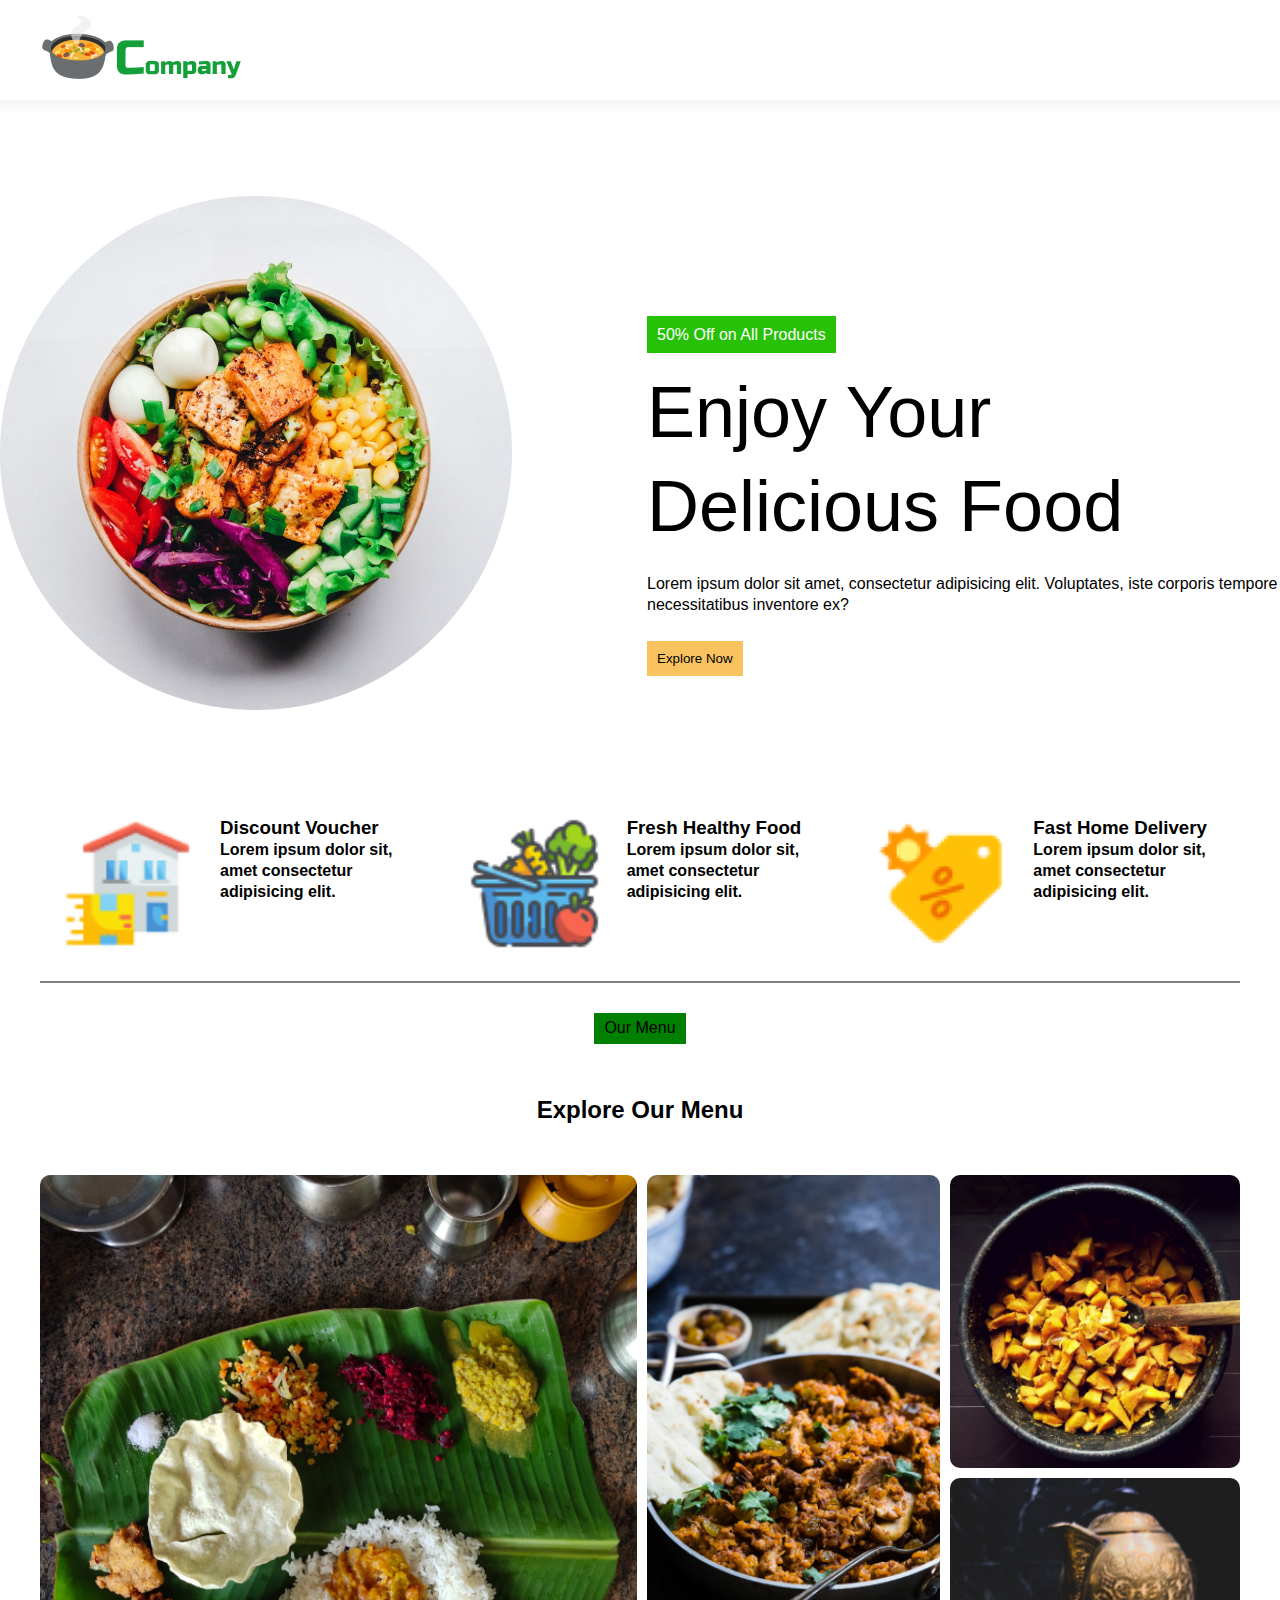
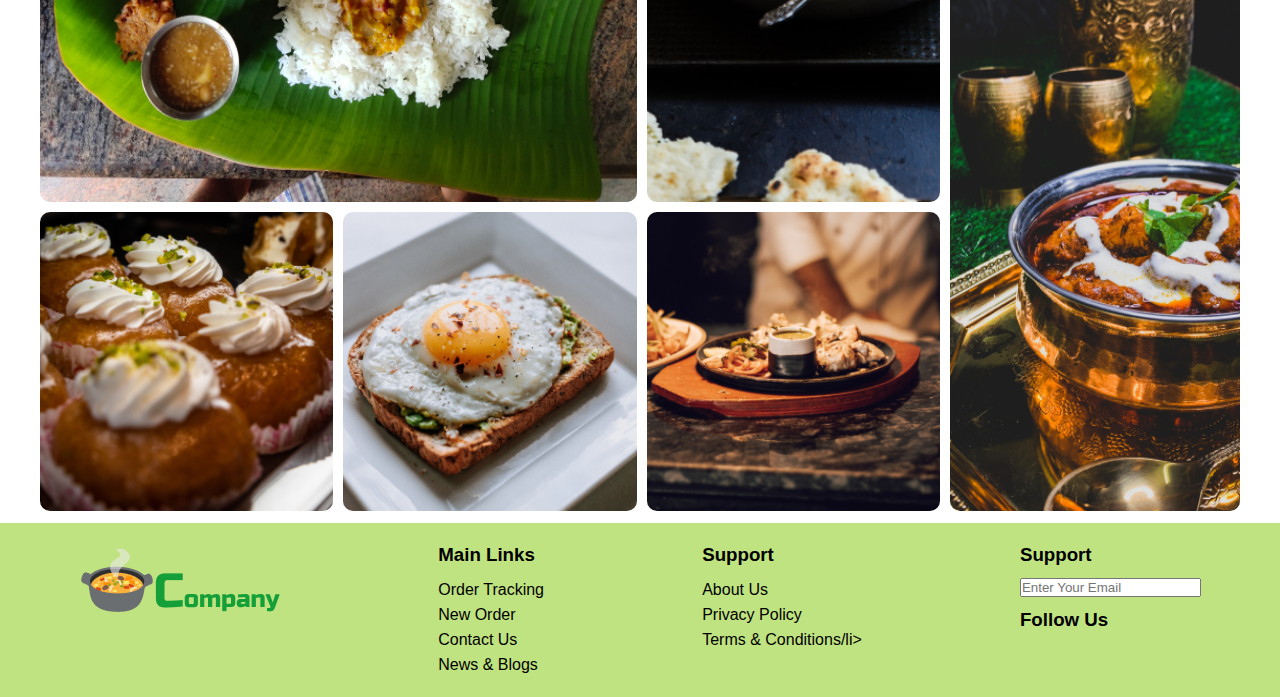
<file: BASIC FRONT END/HTML_CSS PROJECTS/FoodSite/index.html>
<!doctype html>
<html>
    <head>
        <meta charset="UTF-8" />
        <meta http-equiv="X-UA-Compatible" content="IE=edge" />
        <meta name="viewport" content="width=device-width, initial-scale=1.0"/>
        <title>FoodResturent Site</title>

        <style>
            *{
                padding: 0;
                margin: 0;
                box-sizing: border-box;
               
                }

            html, body{
                font-family: "Roboto", sans-serif;
                font-weight: 300;
                line-height: 1.3;

            }

            nav{
                height: 100px;
                display: flex;
                justify-content: flex-start;
                position: sticky;
                z-index: 50;
                padding: 10px;
                margin-bottom: 32px;
            }
            
            nav{
                box-shadow: 0px 5px 5px 5px rgba(1,1,1, 0.03)
            }

            .imagec{
                width: 1200px;
                margin: 0 auto;

            }

            /* Css for presentation */

            .presentation{
                display: flex;
                justify-content: center;
                align-items: center;  
            }

            .presentation .parea{
                margin-left: 15vh;
                margin-top: 17vh;
            }
            
            .presentation .parea h1{
                font-size: 72px;
                font-weight: 300;

            }
            .presentation .parea h4{
                font-weight: 100;
            }

            .presentation .plate{
                /* margin-left: 12%; */
                margin-top: 5%;
            }

            .presentation .parea .discount{
                display: inline;
                background-color: rgb(39, 194, 8);
                padding: 10px;
                color:white;    
            }
            .presentation .button button{
                background-color: rgb(248, 195, 95);
                padding: 10px;
                border: none;
                margin-top: 25px;
            }
            section .cards{
                max-width: 1200px;
                margin: 0 auto;
                margin-top: 100px;
                /* margin-left: 0px; */
            }

            .cards .card-grid{
                display: grid;
                grid-template-columns: repeat(auto-fit, minmax(200px, auto));
                gap: 40px;
                margin-left: 20px;

                }

            .cards .card-grid .grid-item{
                display: flex;
                gap:10px;
                /* padding: 0 20px;  */

            }

            .cards .card-grid .grid-item .gridc{
                margin-left: 15px;
            }   

            

            .grid-item:hover{
                box-shadow:2px 2px 5px rgba(0, 0, 0, 0.1)
            }

            .devider{
                border: 1px solid grey;
                width: 100%;
                max-width: 1200px;
                margin: 30px auto;
                
            }

            .sectiong{
                display: flex;
                flex-direction: column;
                justify-content: space-around;
                gap: 50px;
                padding: 0 20px;
            }

            .tag{
                background-color: green;
                /* display: inline; */
                padding:5px 10px;
                align-self: center;
            }
            .sectiong >h2{
                align-self: center;
            }
           

            .gallery{
                display: grid;
                margin-bottom: 50px;
                gap:10px;
                justify-content: center;
                grid-template-areas: "i1 i1 i2 i3"
                                    "i1 i1 i2 i7"
                                    "i4 i5 i6 i7";
            }

            .icon{
                border-radius: 10px;
                width: 15vh; 
                height: 15vh;
            }

          
            .grid1{
                grid-area: i1;
            }
            .grid2{
                grid-area: i2;
            }
            .grid3{
                grid-area: i3;
            }
            .grid4{
                grid-area: i4;
            }
            .grid5{
                grid-area: i5;
            }
            .grid6{
                grid-area: i6;
            }
            .grid7{
                grid-area: i7;
            }

            .gallery>div>img{
                width: 100%;
                height: 100%;
                border-radius: 10px;
                
            }
            .gallery>div>img:hover{
                transform: scale(1.05);
                transition:0.2s ease-in-out;
            }


            /* Footer */
            .footer_section{
                width: 100%;
                background-color: rgba(160, 212, 63, 0.658);
                display: flex;
                justify-content: space-around;

                padding: 20px 0;
            }

            ul{
                list-style: none;
                line-height: 25px;
            }
            .footer_section>div>h3{
                margin-bottom: 10px;
            }
            .en >h3:last-child{
                margin-top: 10px;
                
            }


            @media (max-width:780px){
                .presentation{
                    flex-direction: column;
                }
                .plate{
                    display: flex;
                    justify-content: center;
                }
                .plate{
                    display: flex;
                    justify-content: center;
                }
                .plate img{
                    width: 80%;
                }
                .presentation .parea{
                    margin-left: 5px;
                }
                .presentation .parea h1{
                    font-size: 32px
                }
                .parea>div{
                    padding: 0 20px;
                }
                .card-grid{
                    flex-direction: column;
                    justify-content: flex-start;
                }

                .footer_section{
                    flex-direction: column;
                    align-items: flex-start;
                    gap:20px;
                    padding: 0 20px;
                }
                  } 

                 
        </style>
    </head>


    <body>
        <nav>
            <div class="imagec">
                <img src="images/logo.png" alt="logo" id="logoi">
            </div>
        </nav>

        <section>
            <div class="presentation">
                <div class="plate">
                    <img src="images/hero_image.png" alt="titleimage">
                </div>

                <div class="parea">
                    <div class="mainh">
                        <h4 class="discount">50% Off on All Products</h4><br><br>
                        <h1>Enjoy Your Delicious Food</h1><br>
                        <h4>Lorem ipsum dolor sit amet, consectetur adipisicing elit. Voluptates, iste corporis tempore necessitatibus inventore ex?</h4>
                    </div>

                    <div class="button">
                        <button id="buttoni">Explore Now</button>
                    </div>
                </div>
            </div>
                
            <div class="cards">
                <div class="card-grid">
                    <div class="grid-item">
                        <div class="icon">
                            <img src="icons/delivery.png"  class="icon">
                        </div>

                        <div class="gridc">
                            <div class="iconh">
                                <h3>Discount Voucher</h3>
                            </div>

                            <div class="icond">
                                <h4>Lorem ipsum dolor sit, amet consectetur adipisicing elit.</h4>
                            </div>
                        </div>
                    </div>
                    

                    <div class="grid-item">
                        <div class="icon">
                            <img src="icons/fresh.png" class="icon">
                        </div>

                        <div class="gridc">
                            <div class="iconh">
                                <h3>Fresh Healthy Food</h3>
                            </div>
                            <div class="icond">
                                <h4>Lorem ipsum dolor sit, amet consectetur adipisicing elit.</h4>    
                            </div>
                        </div>
                    </div>

                    <div class="grid-item">
                        <div class="icon">
                            <img src="icons/discount.png"  class="icon">
                        </div>
                        <div class="gridc">
                            <div class="iconh">
                                <h3>Fast Home Delivery</h3>
                            </div>
                            <div class="icond">
                                <h4>Lorem ipsum dolor sit, amet consectetur adipisicing elit.</h4>
                            </div>
                        </div>
                    </div>       
                </div>      
            </div>
            <div class="devider"></div>
            <div class="sectiong">
                    <div class="tag">Our Menu</div>
                    <h2>Explore Our Menu</h2>
                <div class="gallery">
                    <div class="grid1"><img src="images/grid_image1.png" id="item1"></div>
                    <div class="grid2"><img src="images/grid_image2.png" id="item2"></div>
                    <div class="grid3"><img src="images/grid_image3.png" id="item3"></div>
                    <div class="grid4"><img src="images/grid_image4.png" id="item1"></div>
                    <div class="grid5"><img src="images/grid_image5.png" id="item2"></div>
                    <div class="grid6"><img src="images/grid_image6.png" id="item3"></div>
                    <div class="grid7"><img src="images/grid_image7.png" id="item3"></div>
                    
                </div>  
            </div>
        </section>

        <footer>
            <div class="footer_section">
                <div class="logof">
                    <img src="images/logo.png" id="logof">
                </div>

                <div class="ll">
                    <h3>Main Links</h3>
                    <ul>
                        <li>Order Tracking</li>
                        <li>New Order</li>
                        <li>Contact Us</li>
                        <li>News & Blogs</li>
                    </ul>
                </div>

                <div class="ll">
                    <h3>Support</h3>
                    <ul>
                        <li>About Us</li>
                        <li>Privacy Policy</li>
                        <li>Terms & Conditions/li>
                    </ul>
                </div>

                <div class="en">
                    <h3>Support</h3>
                    <input type="email" id="emaili" placeholder="Enter Your Email">
                    <h3>Follow Us</h3>
                </div>

            </div>
        </footer>
    </body>
</html>
</file>
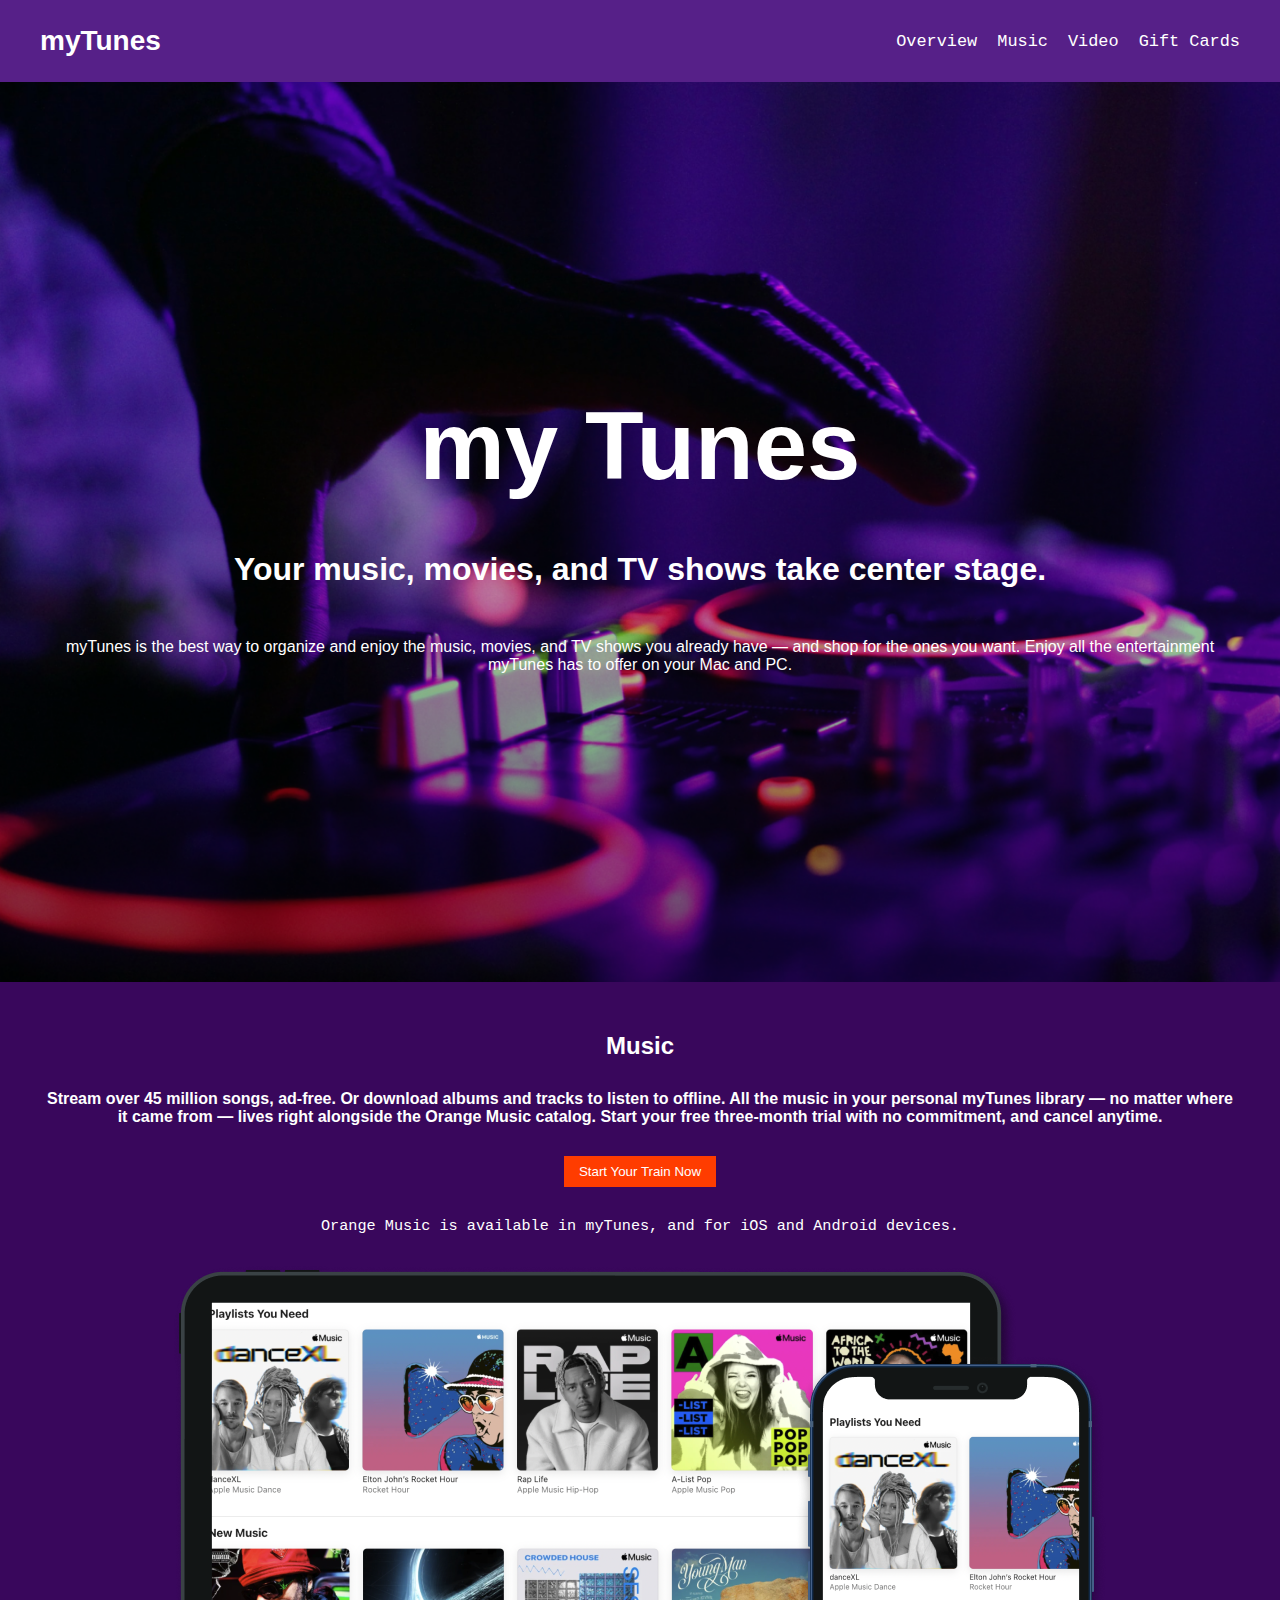
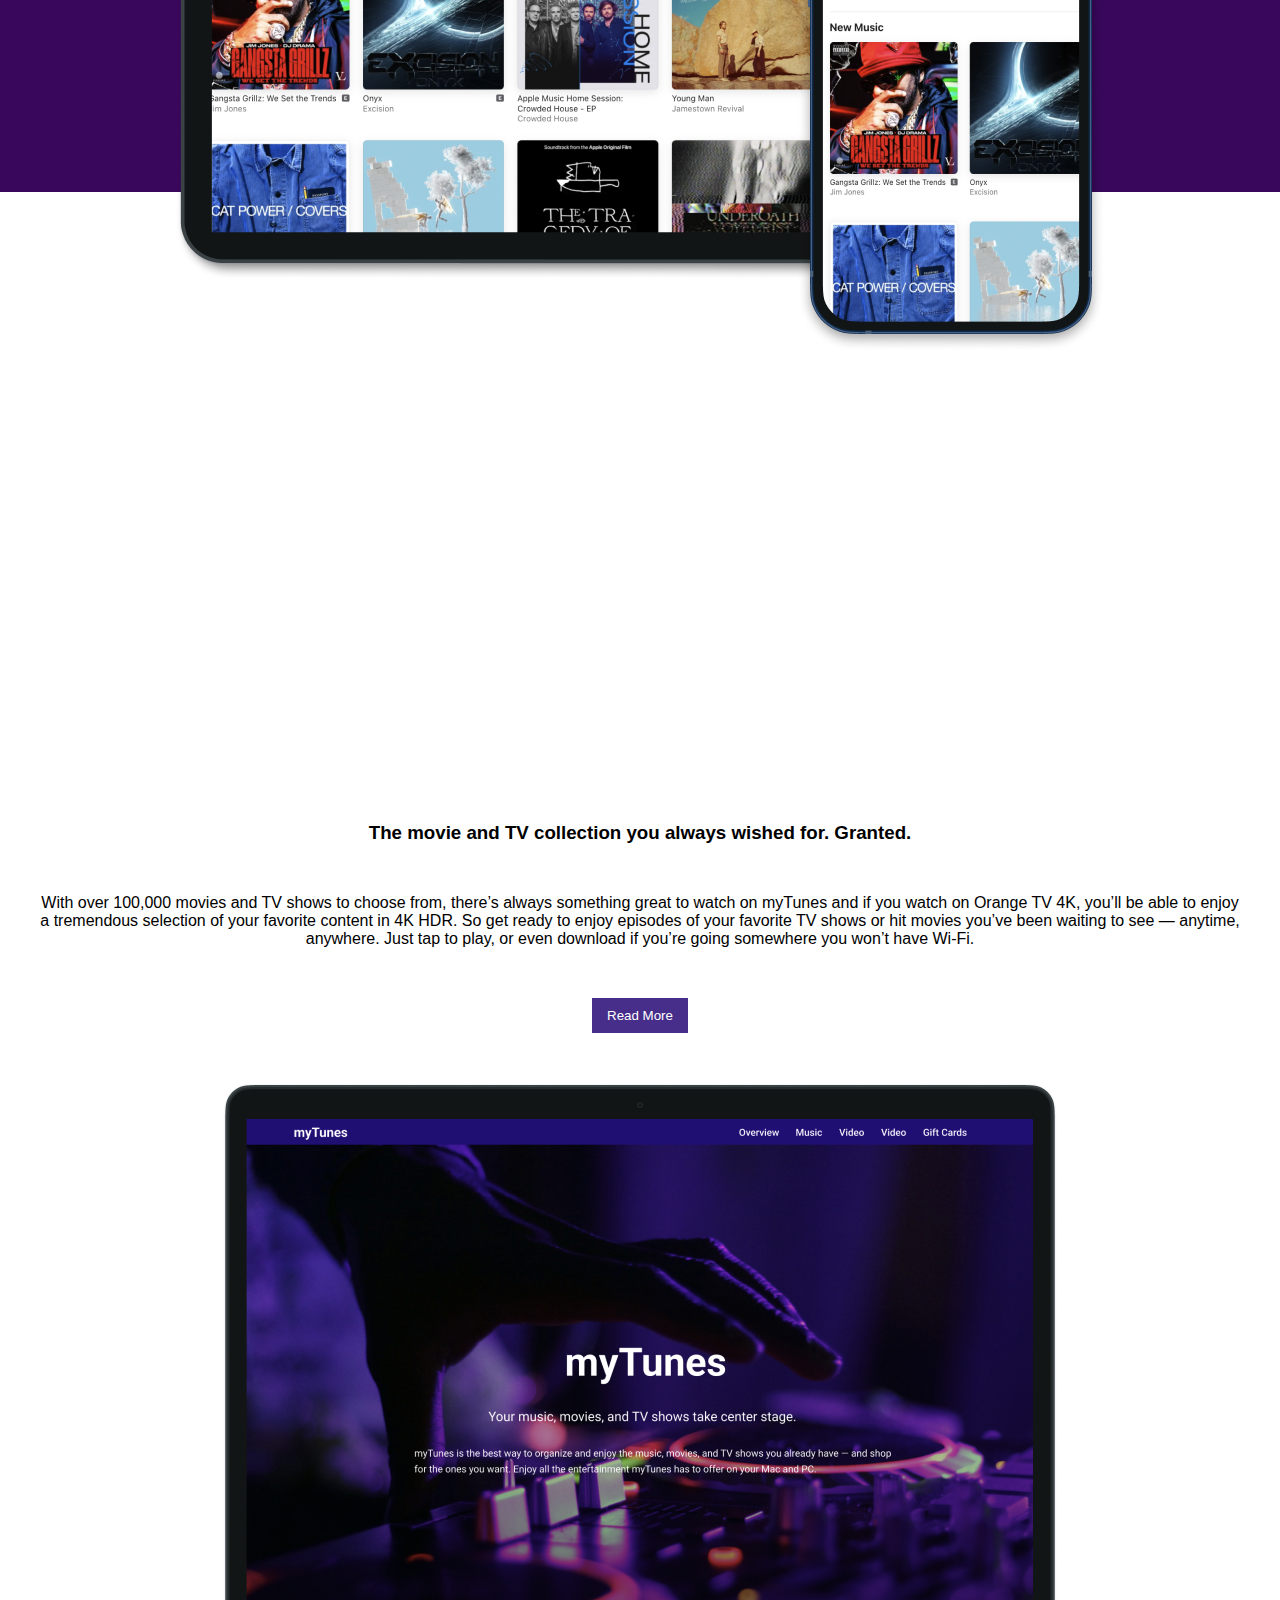
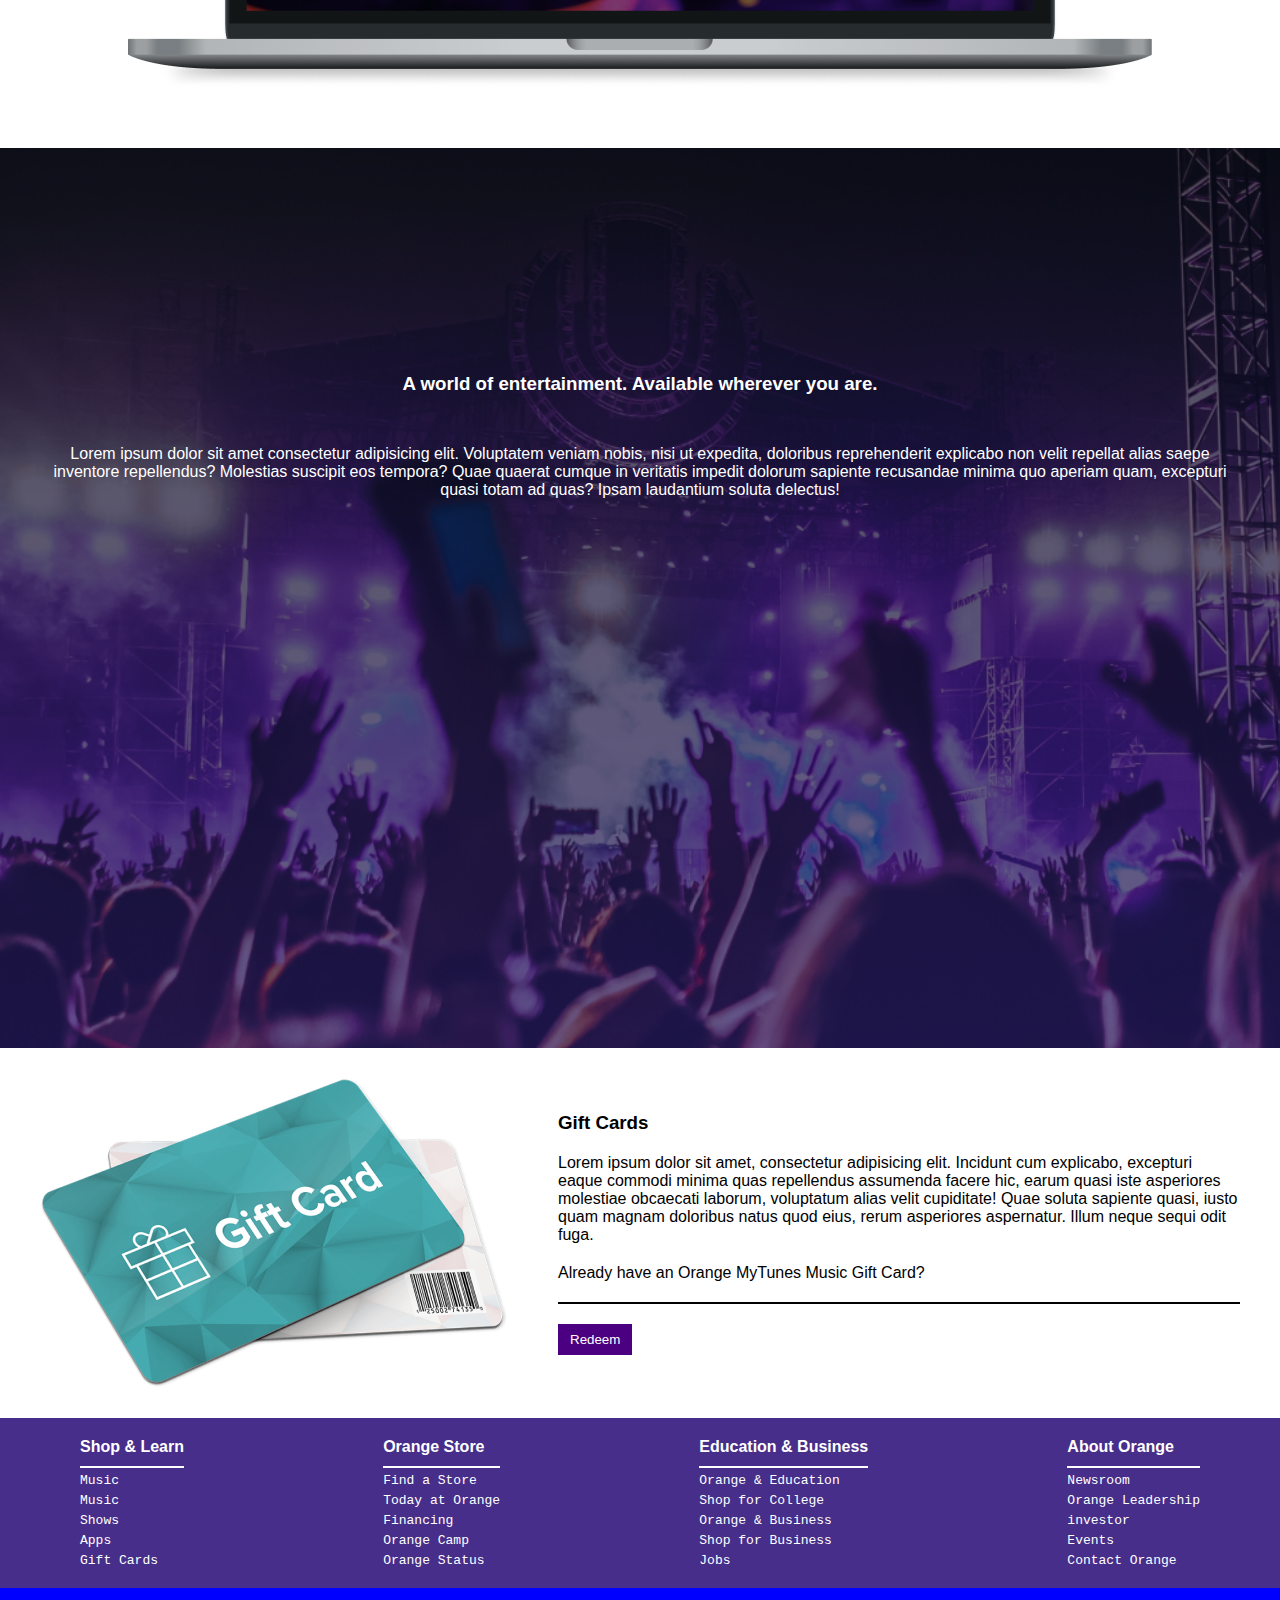
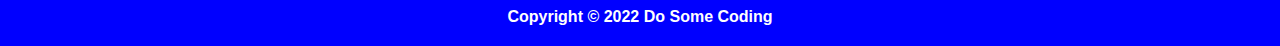
<file: BASIC FRONT END/HTML_CSS PROJECTS/MusicVideoSite/index.html>
<!doctype html>
<html>
    <head>
        <meta name="viewport" content="width=device-width, initial-scale=1.0">
        <meta charset="UTF-8">
        <link rel="stylesheet" type="text/css" href="style.css">
        <title>MusicSite</title>

        
    </head>

    <body>
        <header>
            <div class="container">
                <div class="header_container">
                    <div class="logo">
                        <span class="logos">myTunes</span>
                    </div>
                    <nav>
                        <ul>
                            <li><a href="#">Overview</a></li>
                            <li><a href="#">Music</a></li>
                            <li><a href="#">Video</a></li>
                            <li><a href="#">Gift Cards</a></li>
                        </ul>
                    </nav>
                </div>
            </div>

        </header>
        <section>
            <div class="hero-section">
                <div class="container">
                    <h1>my Tunes</h1>
                    <h3>Your music, movies, and TV shows take center stage.</h3>
                    <p>myTunes is the best way to organize and enjoy the music, movies, and TV shows you already have — and shop for the ones you want. Enjoy all the entertainment myTunes has to offer on your Mac and PC.</p>
                </div>
            </div>
        </section>
        <section class="music">
            <div class="container">
                <div class="music-container">
                    <h2 style="color:white; margin-top:50px">Music</h2>
                    <p style="font-weight:bold; ">Stream over 45 million songs, ad-free. Or download albums and tracks to listen to offline. All the music in your personal myTunes library — no matter where it came from — lives right alongside the Orange Music catalog. Start your free three-month trial with no commitment, and cancel anytime.</p>
                    <button id="train" style="padding:8px 15px; background-color:rgb(255, 60, 0); color:white; border-style:none">Start Your Train Now</button>
                    <h3 style="font-weight:lighter; font-family:monospace">Orange Music is available in myTunes, and for iOS and Android devices.</h3>
                    <img src="images/ipad-iphone.png">
                </div>
            </div>
        </section>

        <section>
            <div class="container">
                <div class="blank-section">
                    <h3 style="color:black">The movie and TV collection you always wished for. Granted.</h3>
                    <p style="color:black">With over 100,000 movies and TV shows to choose from, there’s always something great to watch on myTunes and if you watch on Orange TV 4K, you’ll be able to enjoy a tremendous selection of your favorite content in 4K HDR. So get ready to enjoy episodes of your favorite TV shows or hit movies you’ve been waiting to see — anytime, anywhere. Just tap to play, or even download if you’re going somewhere you won’t have Wi-Fi.</p>
                    <button id="readmore">Read More</button>
                    <img src="images/mac.png">
                </div>
            </div>
        </section>
        <section>
                <div class="video-section">
                    <div class="container">
                        <h3>A world of entertainment. Available wherever you are.</h3>
                        <p>Lorem ipsum dolor sit amet consectetur adipisicing elit. Voluptatem veniam nobis, nisi ut expedita, doloribus reprehenderit explicabo non velit repellat alias saepe inventore repellendus? Molestias suscipit eos tempora? Quae quaerat cumque in veritatis impedit dolorum sapiente recusandae minima quo aperiam quam, excepturi quasi totam ad quas? Ipsam laudantium soluta delectus!</p>
                </div>
                </div>
        </section>
        <section>
            <div class="credit-card">
                <div class="container">
                    <div class="split">
                        <img src="images/gift_card.png">
                        <div class="contains">
                            <h3 style="color:black">Gift Cards</h3>
                            <p style="color:black">Lorem ipsum dolor sit amet, consectetur adipisicing elit. Incidunt cum explicabo, excepturi eaque commodi minima quas repellendus assumenda facere hic, earum quasi iste asperiores molestiae obcaecati laborum, voluptatum alias velit cupiditate! Quae soluta sapiente quasi, iusto quam magnam doloribus natus quod eius, rerum asperiores aspernatur. Illum neque sequi odit fuga.</p>
                            <p style="color:black">Already have an Orange MyTunes Music Gift Card?</p>
                            <div class="underline"></div>
                            <button style="background-color:indigo; padding:8px 12px; border: none; color:white">Redeem</button>
                        </div>
                    </div>
                </div>
            </div>
        </section>
        <footer>
                <div class="upperfooter">
                    <div class="container">
                        <div class="footer-menu">
                            <h4>Shop & Learn</h4>
                            <ul>  
                                <li>Music</li>
                                <li>Music</li>
                                <li>Shows</li>
                                <li>Apps</li>
                                <li>Gift Cards</li>
                            </ul>
                        </div>

                        <div class="footer-menu">
                            <h4>Orange Store</h4>
                            <ul>  
                                <li>Find a Store</li>
                                <li>Today at Orange</li>
                                <li>Financing</li>
                                <li>Orange Camp</li>
                                <li>Orange Status</li>
                            </ul>
                        </div>

                        <div class="footer-menu">
                            <h4>Education & Business</h4>
                            <ul>  
                                <li>Orange & Education</li>
                                <li>Shop for College</li>
                                <li>Orange & Business</li>
                                <li>Shop for Business</li>
                                <li>Jobs</li>
                            </ul>
                        </div>

                        <div class="footer-menu">
                            <h4>About Orange</h4>
                            <ul>  
                                <li>Newsroom</li>
                                <li>Orange Leadership</li>
                                <li>investor</li>
                                <li>Events</li>
                                <li>Contact Orange</li>
                            </ul>
                        </div>
                    </div>
                </div>
            <div class="lowerfooter">
                <h4 style="color:white; text-align: center">Copyright © 2022 Do Some Coding</h4>
            </div>
        </footer>
    </body>
</html>
</file>
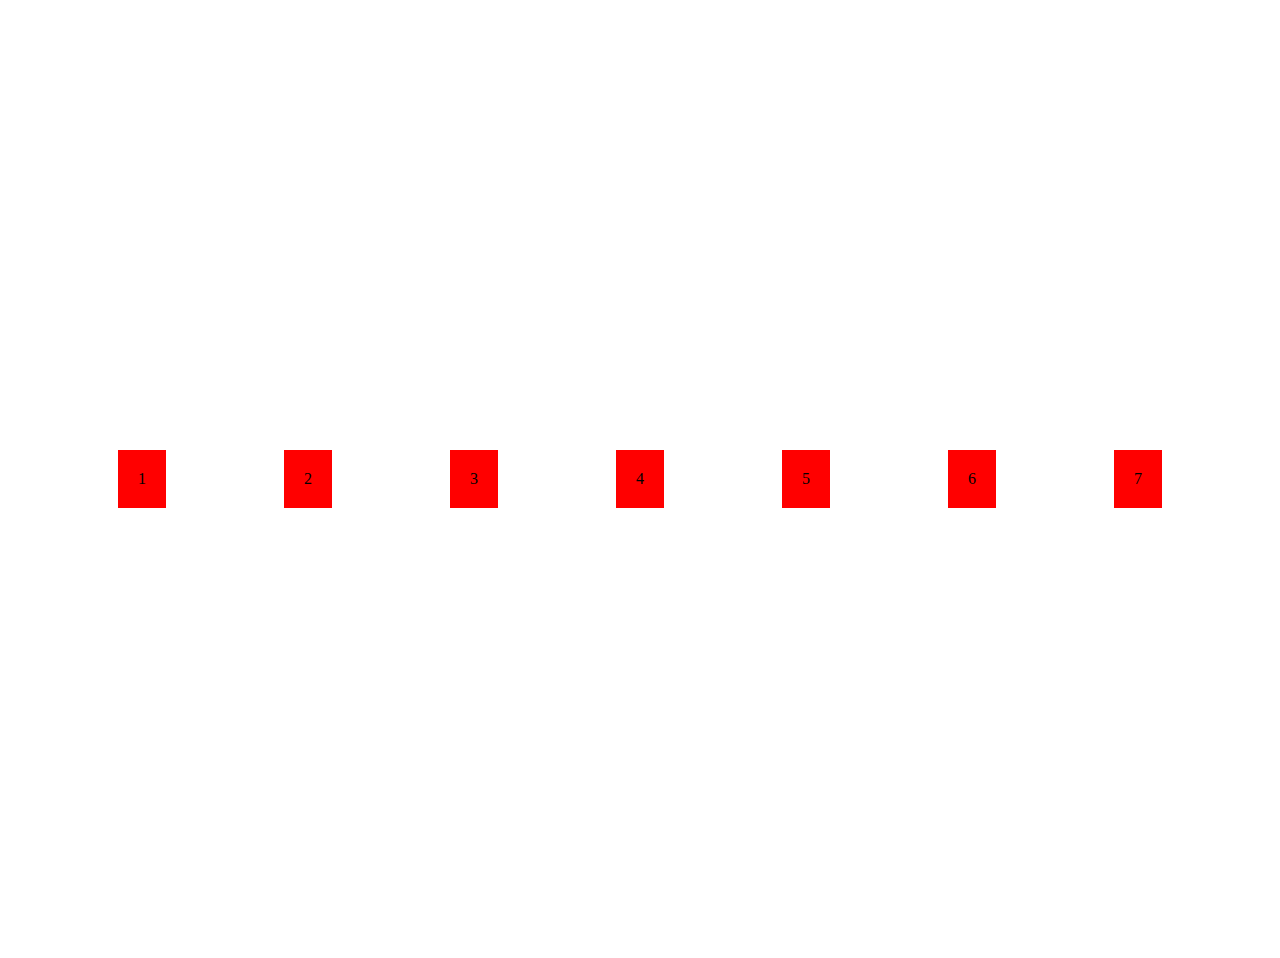
<file: BASIC FRONT END/HTML_CSS PROJECTS/PracticeLearn/index.html>
<!DOCTYPE html>
<html lang="en">
<head>
    <meta charset="UTF-8">
    <meta http-equiv="X-UA-Compatible" content="IE=edge">
    <meta name="viewport" content="width=device-width, initial-scale=1.0">
    <link rel="stylesheet" href="https://fonts.googleapis.com/css?family=Audiowide">    
    <title>Document</title>
    <style>
        
        *{
            padding: 0;
            margin: 0;
            box-sizing: border-box;
        }

        .container{
            display: flex;
            justify-content: space-evenly;
            align-items: center;
        }
        .container >div{
            padding: 20px;
            background-color: red;
            margin-top: 50vh;
            margin-bottom: 50vh;
        }
        


        
        
        
    </style>
</head>
<body>
    <div class="container">
        <div>1</div>
        <div>2</div>
        <div>3</div>
        <div>4</div>
        <div>5</div>
        <div>6</div>
        <div>7</div>
    </div>
</body>
</html>
</file>
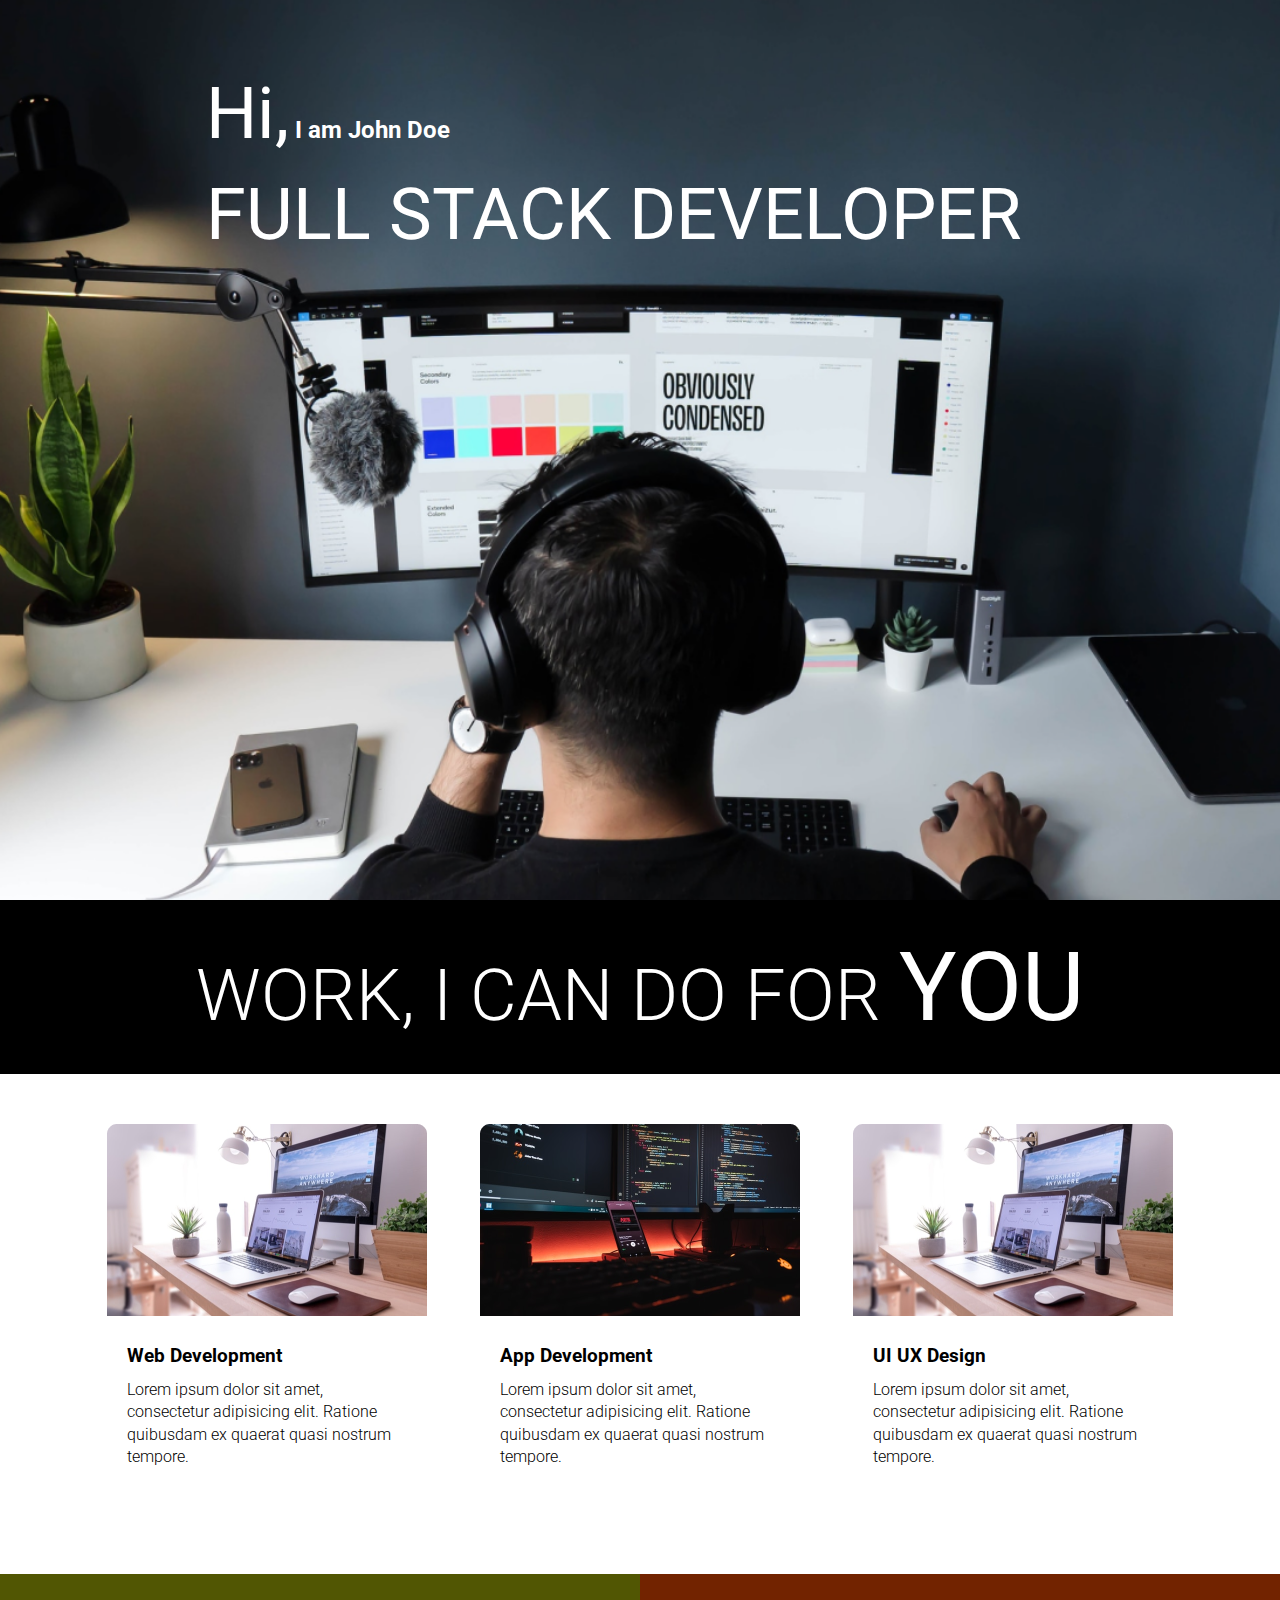
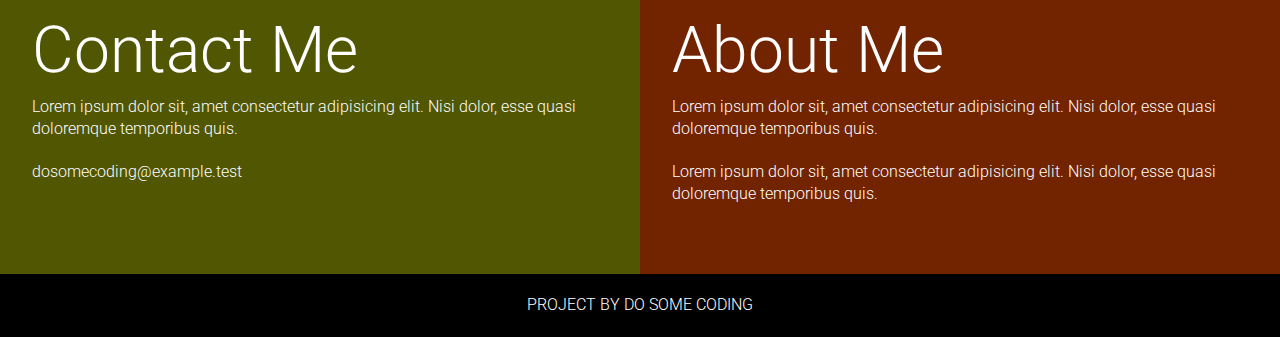
<file: BASIC FRONT END/HTML_CSS PROJECTS/WorkSite/index.html>
<!DOCTYPE html>
<html lang="en">
  <head>
    <meta charset="UTF-8" />
    <meta http-equiv="X-UA-Compatible" content="IE=edge" />
    <meta name="viewport" content="width=device-width, initial-scale=1.0" />
    <title>Developer | Landing Page</title>
    <link rel="stylesheet" href="style.css" />
  </head>
  <body>
    
    <section class="hero_section">
      <div class="text_container">
        <h2><span class="lg_text">Hi,</span> I am John Doe</h2>
        <h1 class="lg_text">FULL STACK DEVELOPER</h1>
      </div>
    </section>
    <section class="black_box">
      <h2>WORK, I CAN DO FOR <span>YOU</span></h2>
    </section>
    
    <section class="work">
      <div class="grid_item">
        <div class="card">
          <div class="image_container">
            <img src="images/web.png" alt="web development" />
          </div>
          
          <div class="card_content">
            <h3>Web Development</h3>
            <p>
              Lorem ipsum dolor sit amet, consectetur adipisicing elit. Ratione
              quibusdam ex quaerat quasi nostrum tempore.
            </p>
          </div>
        </div>
      </div>
      <div class="grid_item">
        <div class="card">
          <div class="image_container">
            <img src="images/mobile.png" alt="app development" />
          </div>
          <div class="card_content">
            <h3>App Development</h3>
            <p>
              Lorem ipsum dolor sit amet, consectetur adipisicing elit. Ratione
              quibusdam ex quaerat quasi nostrum tempore.
            </p>
          </div>
        </div>
      </div>
      <div class="grid_item">
        <div class="card">
          <div class="image_container">
            <img src="images/web.png" alt="web development" />
          </div>
          <div class="card_content">
            <h3>UI UX Design</h3>
            <p>
              Lorem ipsum dolor sit amet, consectetur adipisicing elit. Ratione
              quibusdam ex quaerat quasi nostrum tempore.
            </p>
          </div>
        </div>
      </div>
    </section>
    
    
    
    <section class="bottom_section">
      <div class="contact">
        <h2>Contact Me</h2>
        <p>
          Lorem ipsum dolor sit, amet consectetur adipisicing elit. Nisi dolor,
          esse quasi doloremque temporibus quis.
        </p>
        <p>dosomecoding@example.test</p>
      </div>
      <div class="about">
        <h2>About Me</h2>

        <p>
          Lorem ipsum dolor sit, amet consectetur adipisicing elit. Nisi dolor,
          esse quasi doloremque temporibus quis.
        </p>
        <p>
          Lorem ipsum dolor sit, amet consectetur adipisicing elit. Nisi dolor,
          esse quasi doloremque temporibus quis.
        </p>
      </div>
    </section>
    <footer>Project By do some coding</footer>
  </body>
</html>
</file>
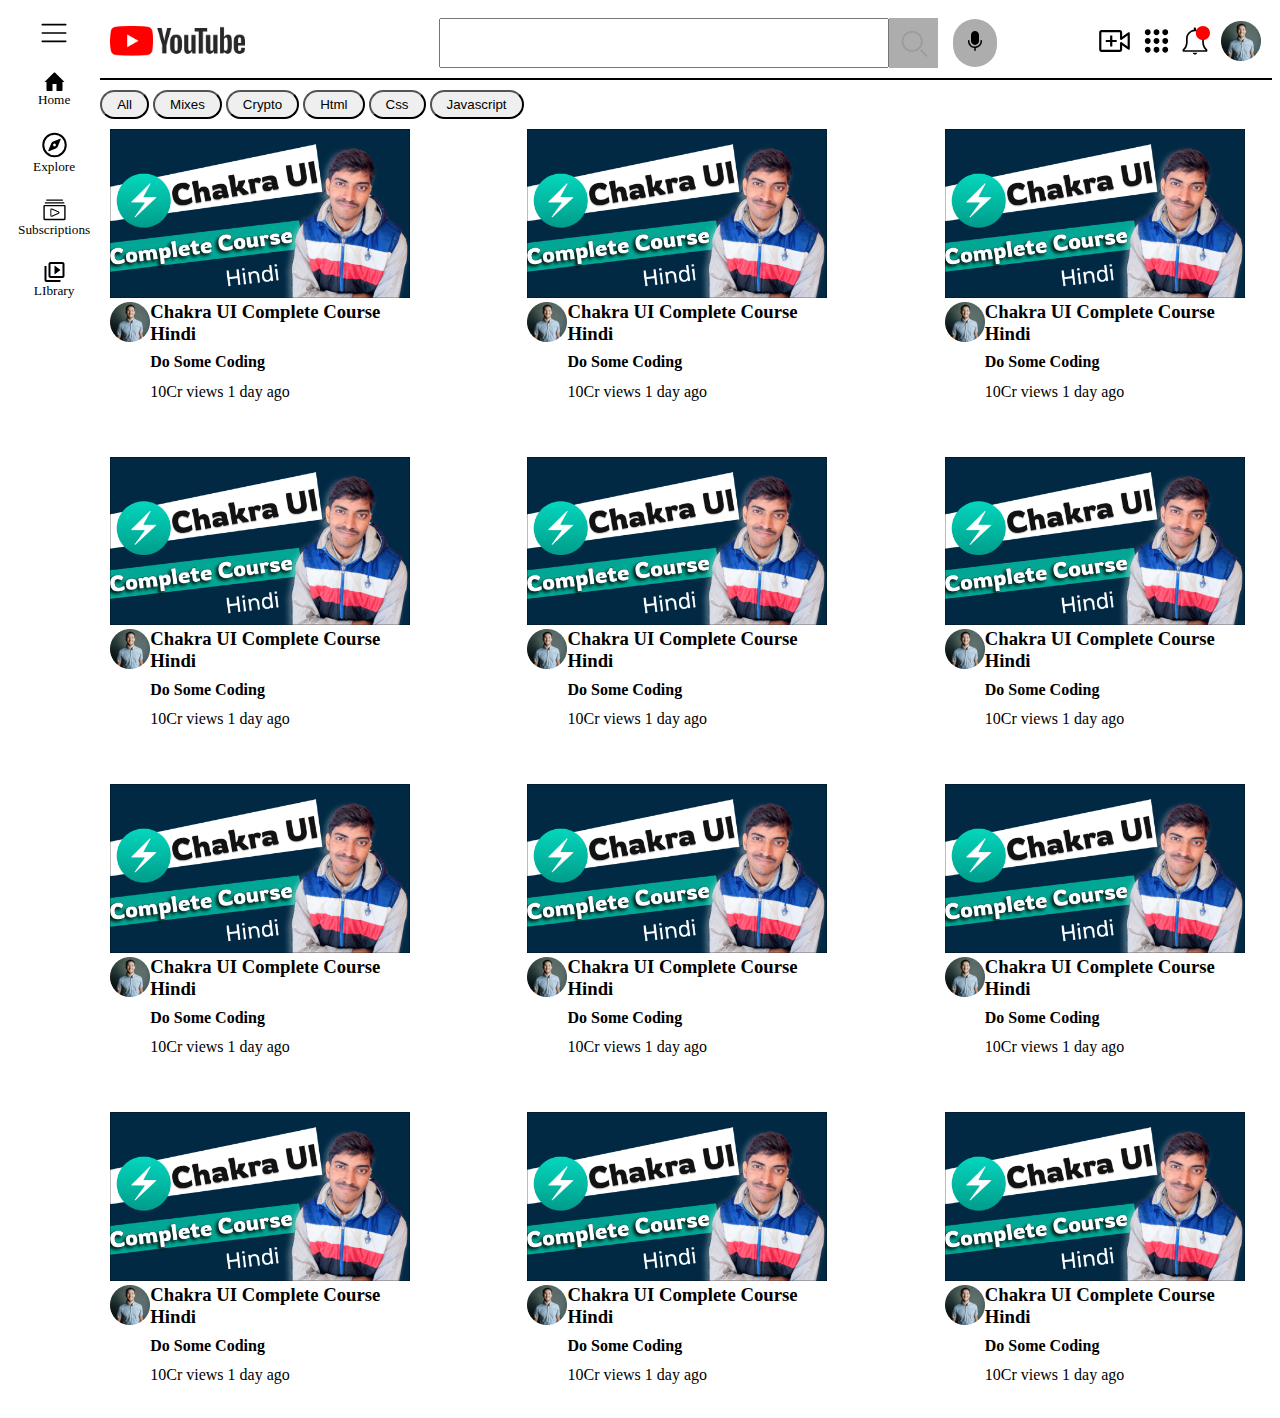
<file: BASIC FRONT END/HTML_CSS PROJECTS/Youtube_Copy/index.html>
<!doctype html>
<html>
    <head>
        <title>YouTube</title>
        <meta name="viewport" content="width=device-width, initial-scale=1.0">
        <style>
            aside{
                background-color:white;
                padding: 10px;
                display: flex;
                flex-direction: column;
                justify-content: flex-start;
                align-items: center;
            }

            aside>div{
                display: flex;
                flex-direction: column;
                align-items: center;
            }

            aside h5{
                font-weight: 400;
                color: black;
                margin-top: -1px;
            }

           
            .youtube{
                display: flex;
                
            }
            header{
                 background-color:white;
            }
            .main .header-main{
                display: grid;
                grid-template-columns: 8fr 16fr auto 1fr 1fr 1fr 1fr;
                padding: 10px;
                align-items: center;
            }

            .main .header-main>div{
                /* border: 1px solid black; */
            }

            .header-main .Search-bar{
                display: flex;
                
                
            }

            .header-main .Search-bar-and-mic{
                display: flex;
                flex-direction: row ;
                /* justify-content: center; */
                align-items:center;
                gap: 15px;
            }


            header .devider{
                margin-bottom: 10px;
                border: 0.1px solid black;
            }

            .header-second>button{
                padding: 5px 15px;
                border-radius: 20px;}

                /* Section */

            .window{
                display: flex;
                flex-direction: column;
                /* border: 1px solid black; */
                align-items: flex-start;
                justify-content: flex-start;
            }

            .window .detailsc{
                display: flex;
                /* border: 1px solid black; */
                margin-right: 20px;
                align-items: flex-start;
            }

            .window .detailsc .details{
                /* display: flex;
                flex-direction: column; */
                /* justify-content: flex-start; */
                /* align-items: flex-start; */
            }

            section{
                display: grid;
                /* width: 80vh; */
                grid-template-columns: repeat(3, auto);
                column-gap: 100px;
                row-gap: 40px;
                padding: 10px;

            }

            section > .window >div>img{
                width: 300px;
            }

            .details>*{
                margin-top: -1px;
            }
            .details>h3{
                font-weight: bold;
                font-size: 225x;
            }

            .details> h4{
                margin-top: -10px;
            }
            .details> p{
                margin-top: -10px;
            }


        </style>
    </head>

    <body>

        <div class="youtube">

            <aside>
                <div class="Sicon">
                    <i></i>
                    <img src="icons/bars.svg">
                    <h5></h5>
                </div>
    
                <div class="Sicon">
                    <img src="icons/home.svg">
                    <h5>Home</h5>
                </div>
    
                <div class="Sicon">
                    <img src="icons/compass.svg">
                    <h5>Explore</h5>
                </div>

                <div class="Sicon">
                    <img src="icons/video-gallary.svg">
                    <h5>Subscriptions</h5>
                </div>
    
                <div class="Sicon">
                    <img src="icons/video-library.svg">
                    <h5>LIbrary</h5>
                </div>
            </aside>

            <div class="main">
                <header>
                    <div class="header-main">
                        <div class="hicon">
                            <img src="images/youtube-logo.png" style="height:30px ;">
                        </div>
    
                        <div class="Search-bar-and-mic">
                            <div class="Search-bar">
                                <input type="search" style="width:450px; height: 50px;">
                                <img src="icons/search.svg" style="background-color: rgb(173, 173, 173); padding: 10px;">
                            </div>

                            <div class="hicon" style="background-color: rgb(173, 173, 173); border-radius: 100px; padding: 10px;">
                                <img src="icons/mic.svg">
                            </div> 
                        </div>
    
                        <div class="#"></div>
    
                        <div class="hicon">
                            <img src="icons/video-add.svg">
                        </div>
    
                        <div class="hicon">
                            <img src="icons/dot-grid.svg">
                        </div>
    
                        <div class="hicon">
                            <img src="icons/bell.svg">
                        </div>
    
                        <div class="hicon">
                            <img src="images/avatar.png">
                        </div>
                    </div>
                    <div class="devider"></div>
                    <div class="header-second">
                        <button class="tag">All</button>
                        <button class="tag">Mixes</button>
                        <button class="tag">Crypto</button>
                        <button class="tag">Html</button>
                        <button class="tag">Css</button>
                        <button class="tag">Javascript</button>
                    </div>
                </header>
                <section>
                    <div class="window">
                        <div class="thumbnail">
                            <img src="images/thumbnail.png">
                        </div>
                        <div class="detailsc">
                            <div class="cicon">
                                <img src="images/avatar.png">
                            </div>
                            <div class="details">
                                <h3>Chakra UI Complete Course Hindi</h3>
                                <h4>Do Some Coding</h4>
                                <p>10Cr views  1 day ago</p>
                            </div>
                        </div>
                    </div>

                    <div class="window">
                        <div class="thumbnail">
                            <img src="images/thumbnail.png">
                        </div>
                        <div class="detailsc">
                            <div class="cicon">
                                <img src="images/avatar.png">
                            </div>
                            <div class="details">
                                <h3>Chakra UI Complete Course Hindi</h3>
                                <h4>Do Some Coding</h4>
                                <p>10Cr views  1 day ago</p>
                            </div>
                        </div>
                    </div>

                    <div class="window">
                        <div class="thumbnail">
                            <img src="images/thumbnail.png">
                        </div>
                        <div class="detailsc">
                            <div class="cicon">
                                <img src="images/avatar.png">
                            </div>
                            <div class="details">
                                <h3>Chakra UI Complete Course Hindi</h3>
                                <h4>Do Some Coding</h4>
                                <p>10Cr views  1 day ago</p>
                            </div>
                        </div>
                    </div>

                    <div class="window">
                        <div class="thumbnail">
                            <img src="images/thumbnail.png">
                        </div>
                        <div class="detailsc">
                            <div class="cicon">
                                <img src="images/avatar.png">
                            </div>
                            <div class="details">
                                <h3>Chakra UI Complete Course Hindi</h3>
                                <h4>Do Some Coding</h4>
                                <p>10Cr views  1 day ago</p>
                            </div>
                        </div>
                    </div>

                    <div class="window">
                        <div class="thumbnail">
                            <img src="images/thumbnail.png">
                        </div>
                        <div class="detailsc">
                            <div class="cicon">
                                <img src="images/avatar.png">
                            </div>
                            <div class="details">
                                <h3>Chakra UI Complete Course Hindi</h3>
                                <h4>Do Some Coding</h4>
                                <p>10Cr views  1 day ago</p>
                            </div>
                        </div>
                    </div>

                    <div class="window">
                        <div class="thumbnail">
                            <img src="images/thumbnail.png">
                        </div>
                        <div class="detailsc">
                            <div class="cicon">
                                <img src="images/avatar.png">
                            </div>
                            <div class="details">
                                <h3>Chakra UI Complete Course Hindi</h3>
                                <h4>Do Some Coding</h4>
                                <p>10Cr views  1 day ago</p>
                            </div>
                        </div>
                    </div>

                    <div class="window">
                        <div class="thumbnail">
                            <img src="images/thumbnail.png">
                        </div>
                        <div class="detailsc">
                            <div class="cicon">
                                <img src="images/avatar.png">
                            </div>
                            <div class="details">
                                <h3>Chakra UI Complete Course Hindi</h3>
                                <h4>Do Some Coding</h4>
                                <p>10Cr views  1 day ago</p>
                            </div>
                        </div>
                    </div>

                    <div class="window">
                        <div class="thumbnail">
                            <img src="images/thumbnail.png">
                        </div>
                        <div class="detailsc">
                            <div class="cicon">
                                <img src="images/avatar.png">
                            </div>
                            <div class="details">
                                <h3>Chakra UI Complete Course Hindi</h3>
                                <h4>Do Some Coding</h4>
                                <p>10Cr views  1 day ago</p>
                            </div>
                        </div>
                    </div>

                    <div class="window">
                        <div class="thumbnail">
                            <img src="images/thumbnail.png">
                        </div>
                        <div class="detailsc">
                            <div class="cicon">
                                <img src="images/avatar.png">
                            </div>
                            <div class="details">
                                <h3>Chakra UI Complete Course Hindi</h3>
                                <h4>Do Some Coding</h4>
                                <p>10Cr views  1 day ago</p>
                            </div>
                        </div>
                    </div>

                    <div class="window">
                        <div class="thumbnail">
                            <img src="images/thumbnail.png">
                        </div>
                        <div class="detailsc">
                            <div class="cicon">
                                <img src="images/avatar.png">
                            </div>
                            <div class="details">
                                <h3>Chakra UI Complete Course Hindi</h3>
                                <h4>Do Some Coding</h4>
                                <p>10Cr views  1 day ago</p>
                            </div>
                        </div>
                    </div>

                    <div class="window">
                        <div class="thumbnail">
                            <img src="images/thumbnail.png">
                        </div>
                        <div class="detailsc">
                            <div class="cicon">
                                <img src="images/avatar.png">
                            </div>
                            <div class="details">
                                <h3>Chakra UI Complete Course Hindi</h3>
                                <h4>Do Some Coding</h4>
                                <p>10Cr views  1 day ago</p>
                            </div>
                        </div>
                    </div>

                    <div class="window">
                        <div class="thumbnail">
                            <img src="images/thumbnail.png">
                        </div>
                        <div class="detailsc">
                            <div class="cicon">
                                <img src="images/avatar.png">
                            </div>
                            <div class="details">
                                <h3>Chakra UI Complete Course Hindi</h3>
                                <h4>Do Some Coding</h4>
                                <p>10Cr views  1 day ago</p>
                            </div>
                        </div>
                    </div>
                </section>
            </div>

        </div>
        
    </body>
</html>
</file>
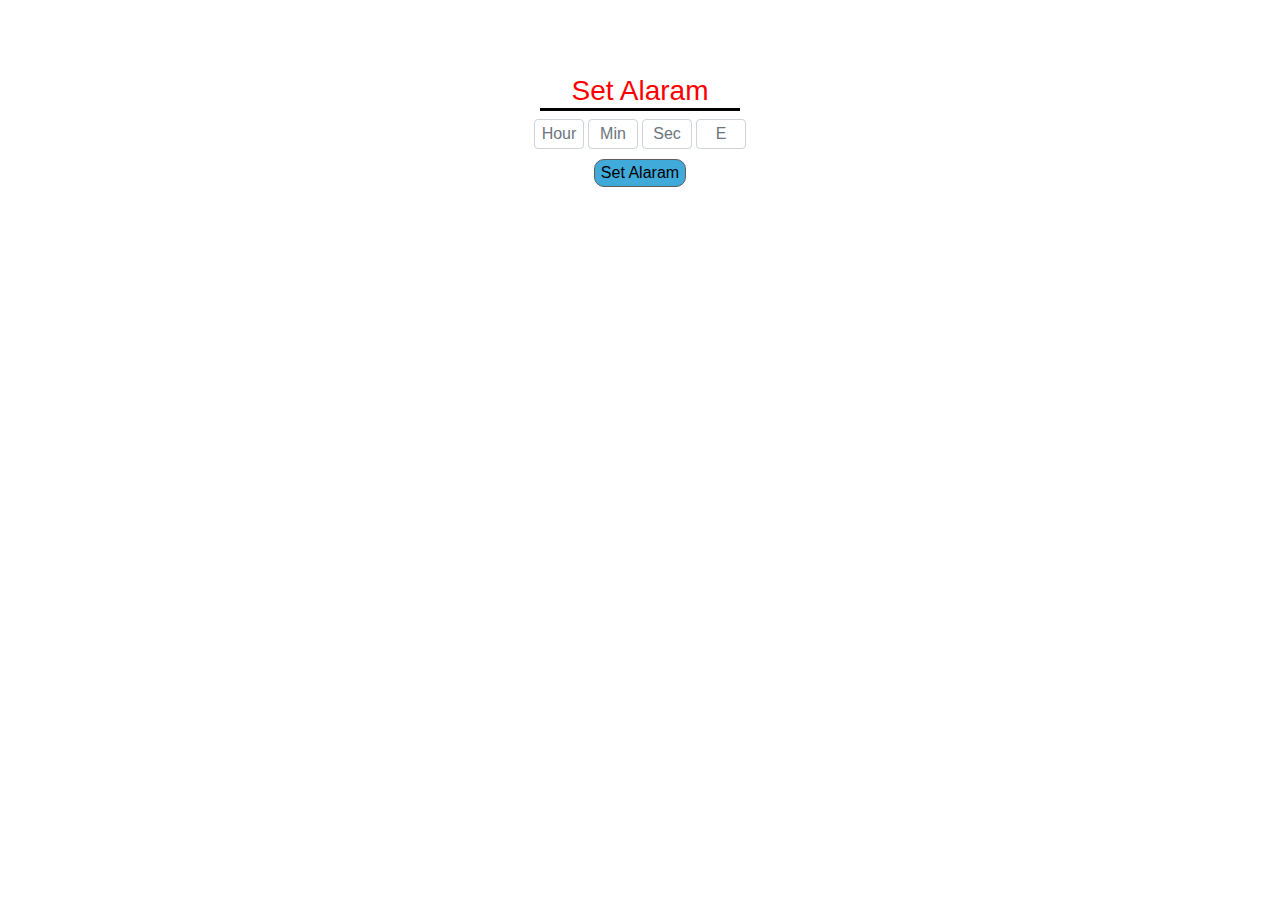
<file: BASIC FRONT END/JAVASCRIPT PROJECTS/AlarmClock/index.html>
<!DOCTYPE html>
<html lang="en">

<head>
    <meta charset="UTF-8">
    <meta http-equiv="X-UA-Compatible" content="IE=edge">
    <meta name="viewport" content="width=device-width, initial-scale=1.0">
    <title>Document</title>
    <link rel=“shortcut-icon” href=“#”/>
    <link rel="stylesheet" href="https://cdn.jsdelivr.net/npm/bootstrap@4.0.0/dist/css/bootstrap.min.css"
        integrity="sha384-Gn5384xqQ1aoWXA+058RXPxPg6fy4IWvTNh0E263XmFcJlSAwiGgFAW/dAiS6JXm" crossorigin="anonymous">
    <script src="app.js" defer></script>
    <style>
        .row>div>input {
            width: 50px;
            padding: 2px;
            text-align: center;
        }

        .row>div {
            margin: 0 2px;
        }

        .row {
            justify-content: center;
            
        }

        button{
            border: none;
            border: 1px solid rgb(99, 92, 92);
            border-radius: 10px;
            outline-color: blue;
            background-color: rgb(64, 170, 219);
            display: block;
            margin: 0 auto;
            margin-top: 10px;
        }
    </style>
</head>
<br>
<div id="container" style="display:flex; justify-content: center;"></div>
<h1 id="con"></h1>
<form>
    <center>
        <h3 style="text-align: center; margin-top: 50px; color: red; border-bottom: 3px solid black; width: 200px;">Set
            Alaram</h3>
    </center>
    <div class="row">
        <div class="col1">
            <input type="text" id="hour" class="form-control" placeholder="Hour">
        </div>
        <div class="col1">
            <input type="text" id="min" class="form-control" placeholder="Min">
        </div>
        <div class="col1">
            <input type="text" id="sec" class="form-control" placeholder="Sec">
        </div>
        <div class="col1">
            <input type="text" id="e" class="form-control" placeholder="E">
        </div>
    </div>
    <button type="submit" id="sub">Set Alaram</button>
</form>

</body>



</html>
</file>
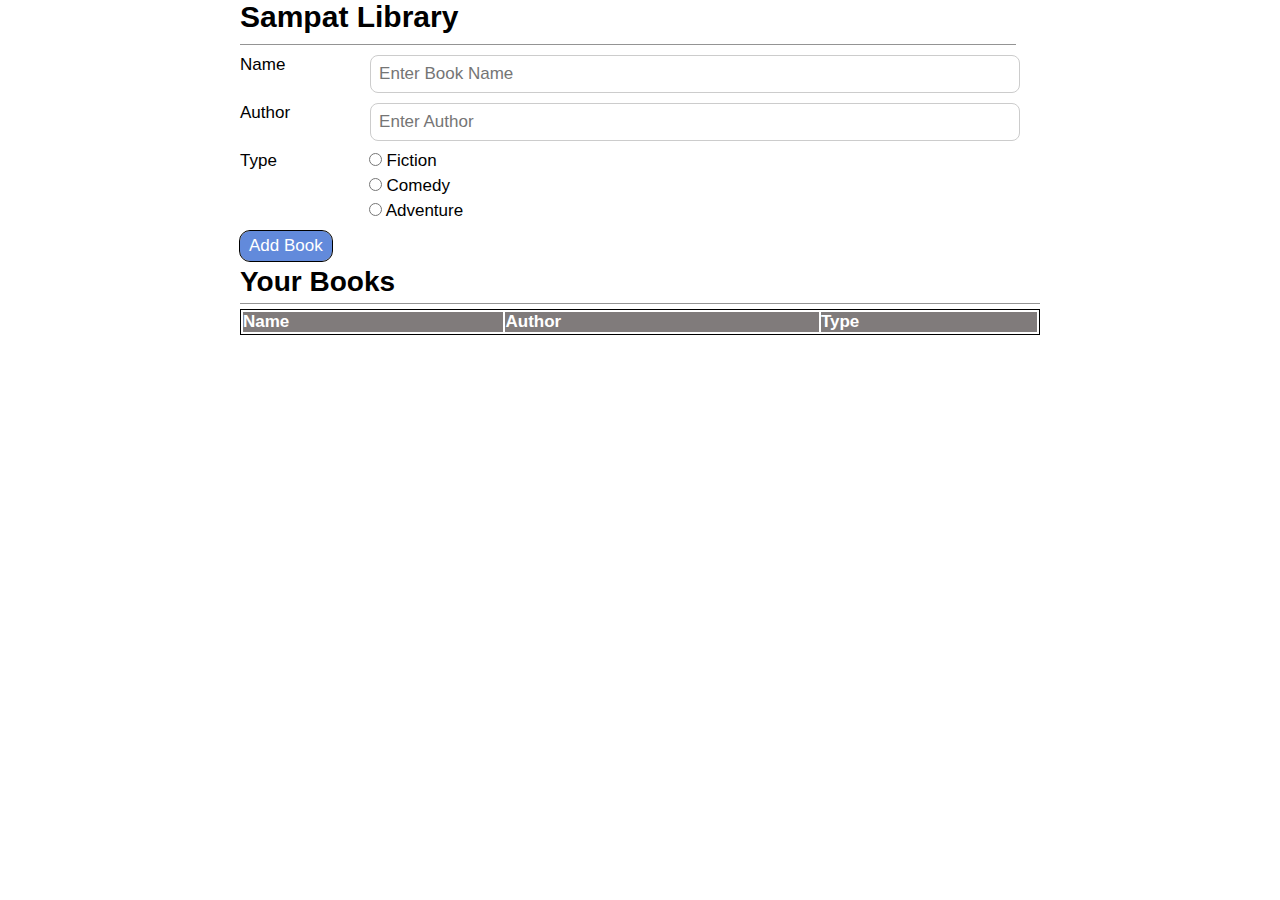
<file: BASIC FRONT END/JAVASCRIPT PROJECTS/CollegeLibrary/index.html>
<!DOCTYPE html>
<html lang="en">
<head>
    <meta charset="UTF-8">
    <meta http-equiv="X-UA-Compatible" content="IE=edge">
    <meta name="viewport" content="width=device-width, initial-scale=1.0">
    <title>Document</title>
    <link rel="stylesheet" type="text/css" href="style.css">
    <script src="app.js" defer></script>
</head>
<body>
    <div class="container">
        <section class="sec1">
            <h1 id="main-heading">Sampat Library</h1>
            <hr class="hr1">
            <div class="addPanel">
                <div class="book">
                    <lable for="book" id="booklabel">Name</lable>
                    <input type="name" class="inp" placeholder="Enter Book Name" id="book">
                </div>
                <div class="author">
                    <lable for="author">Author</lable>
                    <input type="namea" placeholder="Enter Author" class="inp" id="author">
                </div>

                <div class="type">
                    <legend class="typem">Type</legend>
                    <div class="radios">
                        <div class="radiom">
                            <input type="radio" name="typ" value="Fic" class="type1">
                            <label for="type1" >Fiction</label>
                        </div>
                        
                        <div class="radiom">
                            <input type="radio" name="typ" value="Com" class="type1">
                            <label for="type2">Comedy</label>
                        </div>
                        
                        <div class="radiom">
                            <input type="radio" name="typ" value="Adv" class="type1">
                            <label for="type3">Adventure</label>
                        </div>
                    </div>
                </div>
                <button id="add_book">Add Book</button>
        </section>
        <section class="sec2">
            <h1 id="sub-heading">Your Books</h1>
            <hr class="hr1">
            <div class="booksinfo">
                <table id="table table-striped" style="width: 800px; text-align:left">
                    <thead>
                      <tr id="main-tr">
                        <th scope="col">Name</th>
                        <th scope="col">Author</th>
                        <th scope="col">Type</th>
                      </tr>
                    </thead>
                    <tbody id="docbody">
                    </tbody>
                  </table>
                
            </div>    
        </section>
    </div>
</body>
</html>
</file>
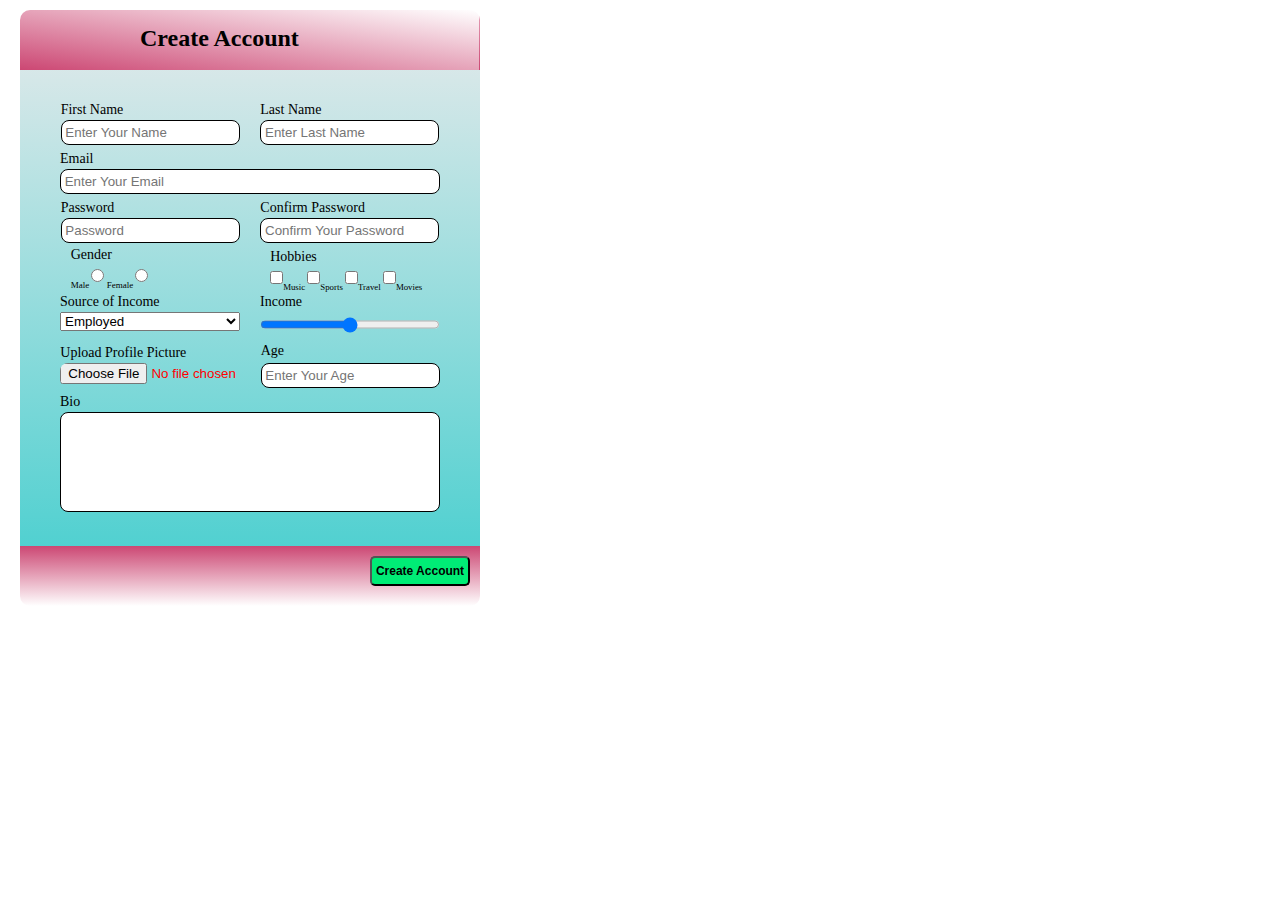
<file: BASIC FRONT END/HTML_CSS PROJECTS/RegForm/HTMLCSS/Registration Form/index.html>
<!doctype html>
<html>
    <head>
        <title>MY REG FROM</title>

        <style>
            *{
                margin: 0;
                padding: 0;
                box-sizing: border-box;
            }

            .container{
            /* background: radial-gradient(rgb(119, 98, 98), rgb(212, 231, 128)); */
            display: flex;
            justify-content: center;
            min-width: 500px;
            max-width: 500px;

            }

            .panel{
                background: linear-gradient(to top, rgb(67, 206, 206), rgb(229, 234, 235));
                margin: 20px;
            }

            form{
                margin: 20px;
                display: flex;
                flex-wrap: wrap;
                justify-content: space-evenly;
                /* border: 1px; */

            }

            .inp{
                display: flex;
                flex-direction: column;
            }

            #email{
                width: 380px;;
            }

            .gender{
                position: relative;
                right: 7px;
                font-size :9px;
                color: black;
            }
            #Hobbiesr{
                font-size: 8.8px;
            }
            .hobbies{
                margin-left: 77px;
                color: black;
            }
            .inp, .gender .hobbies{
                margin-top: 2px;
                
            }
            label{
               font-size: 14px;
               font-weight: 500; 
               color:black;
               margin-bottom: 2px;
            }

            .inp2{
                display: flex;
                flex-direction: column;
            }
            #inp22{
                width: 180px;
                position: relative;
            }
            #incomerr{
                position: relative;
                width: 180px;
            }
            .upload{
                display: flex;
                flex-direction: column;
                width: 180px;
                margin-top: 4px;
                color: red;
               
            }
            #bioi{
                width: 380px;
                height: 100px;
            }

            /* lets change input type sizes */
            input{
                height: 25px;
                border: 1px solid black;
                border-radius: 8px;
                margin-bottom: 4px;
            }
            #filei{
                border: 0px;
            }

            .header{
                background: linear-gradient(to top right, rgb(204, 71, 115), white) 459px;
                height: 60px;
                font-size: 12px;
                color: black;
                border-top-left-radius: 10px;
                border-top-right-radius: 10px;
                position: relative;
                bottom:10px
            }
            h1{
                padding: 15px;
                padding-left: 120px;
            }

            .footer{
                background: linear-gradient(to bottom, rgb(204, 71, 115), white);
                height: 60px;
                font-size: 12px;
                color: black;
                border-bottom-left-radius: 10px;
                border-bottom-right-radius: 10px;
                position: relative;
                top:10px;
                display: flex;
                justify-content: end;

            }
            #btn{
                color: black;
                width: 100px;
                height: 30px;
                background-color: rgb(0, 236, 118);
                border-radius: 5px;
                font-size: 12px;
                font-weight: 600;
                margin-top: 10px;
                margin-right: 10px;
            }




        </style>

    </head>

    <body>
        <div class="container">
            <div class="panel">
                    <div class="header">
                        <h1>Create Account</h1>
                    </div>

                <form>
                    <div class="inp">
                        <label for="fname" >First Name</label>
                        <input type="text" id="fname" cals="inp" placeholder=" Enter Your Name">
                    </div>
                    
                    <div class="inp">
                        <label for="lname" >Last Name</label>
                        <input type="text" id="lname" cals="inp" placeholder=" Enter Last Name">
                    </div>

                    <div class="inp">
                        <label for="amail" >Email</label>
                        <input type="text" id="email" cals="inp" placeholder=" Enter Your Email">
                    </div>

                    <div class="inp">
                        <label for="password" >Password</label>
                        <input type="text" id="password" cals="inp" placeholder=" Password">
                    </div>

                    <div class="inp">
                        <label for="cpassword" >Confirm Password</label>
                        <input type="text" id="cpassword" cals="inp" placeholder=" Confirm Your Password">
                    </div>

                    <div class="gender">
                        <label for="genderr" class="radioc">Gender</label>
                        <div class="Gender">
                            Male <input type="radio" class="radioo" name="gender">
                            Female <input type="radio" class="radioo" name="gender">
                        </div>
                    </div>

                    <div class="hobbies">
                        <label for="Hobbiesr">Hobbies</label>
                        <div class="radio" id="Hobbiesr">
                            <input type="checkbox" class="radioo">Music
                            <input type="checkbox" class="radioo">Sports
                            <input type="checkbox" class="radioo">Travel
                            <input type="checkbox" class="radioo">Movies
                        </div>
                    </div>

                    <div class="inp2" id="inp22">
                        <label for="sin" >Source of Income</label>
                        <select class="select" id ='incomes'>
                        <option value="v1">Employed</option>
                        <option value="v1">Business</option>
                        <option value="v1">Service</option>
                        </select>
                    </div>

                    <div class="inp2" id="incomerr">
                        <label for="Incomer" class="radioc">Income</label>
                        <input type="range" class="radioo">
                    </div>

                    <div class="upload" id="profileu">
                        <label for="filei">Upload Profile Picture</label>
                        <input type="file" id="filei">
                    </div>

                    <div class="inp">
                        <label for="agei" >Age</label>
                        <input type="text" id="agei" class="inp" placeholder=" Enter Your Age">
                    </div>

                    <div class="inp">
                        <label for="bioi" >Bio</label>
                        <input type="textarea" id="bioi" class="bioc">
                    </div>
                </form>
                    <div class="footer">
                    <Button id="btn">Create Account</Button>
                </div>
            </div>
        </div>
    </body>
</html>
</file>
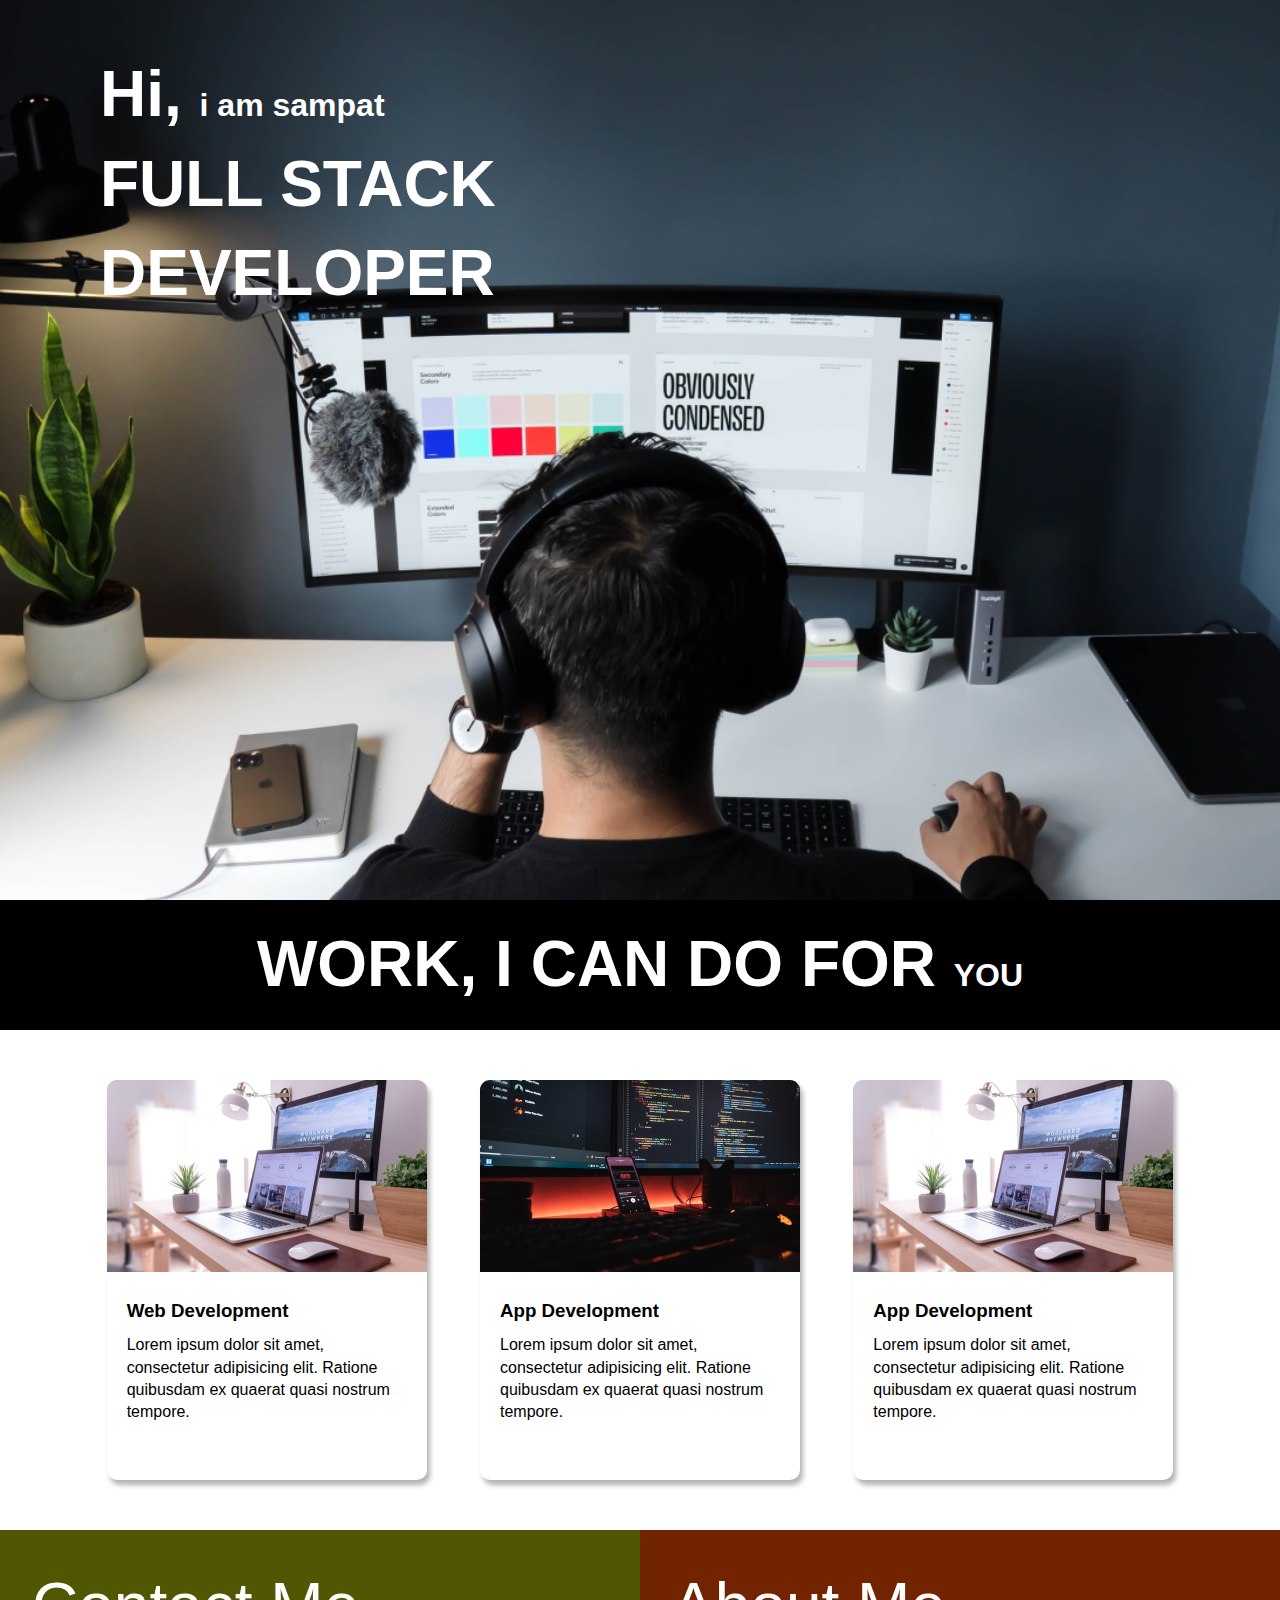
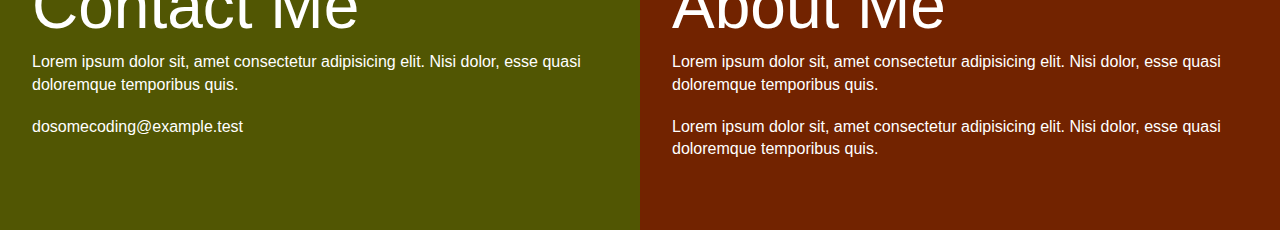
<file: BASIC FRONT END/HTML_CSS PROJECTS/WorkSite/index1.html>
<!doctype html>
<html>
    <head>
        <meta charset="UTF-8" />
        <meta http-equiv="X-UA-Compatible" content="IE=edge" />
        <meta name="viewport" content="width=device-width, initial-scale=1.0" />
        <title>MYWorkSite</title>
        <style>

            Html, body{
                line-height: 1.4;
                font-weight: 300;
                font-family: "Roboto", sans-serif;
            }

            *{
                margin: 0;
                padding: 0;
                box-sizing: border-box;
            }


            /* # section one */

            .wallpaper{
                background-image: url(images/developer.png);
                min-height: 100vh;
                background-position: center;
                background-size:cover;
                background-repeat: no-repeat; 
            }
            .blackt, .span{
                color: white;
                font-size: 4em;
            }

            .titel{
                padding-top: 50px;
                padding-left: 100px;
            }

          .blacks, .specialtitle{
                color: white;
                font-size: 0.5em;
            }

            /* # section 2 */
            .BTitle{
                background-color: black;
                padding: 20px;
                display: block;
                text-align: center;
            }


            /* # Section 3 */
            .Cardsl{
                display: grid;
                grid-template-columns: repeat(auto-fit, minmax(320px, 1fr));
                gap: 20px;
                max-width: 1100px;
                margin: 50px auto;
            }

            .griditem{
                display: flex; 
                justify-content: center;
                align-items: center;
    
            }

            .card{
                max-width: 320px;
                height: 400px;
                border-radius: 10px;

                box-shadow: 3px 5px 5px rgba(1, 1, 1, 0.3);
                transition: 0.2s ease-in-out;
            }

            .card:hover {
                transform: scale(1.04);
                box-shadow: 3px 5px 5px rgba(1, 1, 1, 0.3);
                transition: 0.2s ease-in-out;
            }

            .card_c{
                padding: 20px;
            }

            .card_c h3{
                margin-bottom: 10px;
            }
            /* ---------------------------------------------------------------------------------------------- */
            .Bottom{
                display: flex;
            }

            .contact {
                background-color: #515603;
                }
            .about {
            background-color: #722300;
            }
            .contact, .about{
                min-height: 300px;
                padding: 32px;
                color: white;
            }

            .about h2,
            .contact h2 {
            font-size: 64px;
            font-weight: 300;
            }

            .about p,
            .contact p {
            margin-bottom: 20px;
            }

            @media (max-width:786px){
                .Bottom{
                    flex-direction: column;
                }
                .wallpaper {
                min-height: 50vh;
            }
            .title {
                padding: 10px 0;
                text-align: center;
            }
            .span{
                font-size:32px;
            }
            .BTitle h2{
                font-size: 24px;

            }
            .BTitle h2 span{
                font-weight: 400;
                font-size: 32px;
            }
            h1 {
                font-size: 32px;
            }
            .about h2, .contact h2{
                font-size: 32px;
            }
        }



        </style>
    </head>

    <body>
        <div class="wallpaper">
            <div class="titel">
                <h2 class="span"> Hi, <span class="specialtitle">i am sampat</span><br> FULL STACK <br> DEVELOPER<h2>
            </div>
        </div>
<!-- ---------------------------------------------------------------------------------------------------------------- -->
       
        <div class="BTitle">
            <h2 class="blackt">WORK, I CAN DO FOR <span class="blacks">YOU</span> </h2>
        </div>

<!-- ------------------------------------------------------------------------------------------------------------ -->
 
        <section class="Cardsl">
            <div class="griditem">
                <div class="card">
                    <div class="imagec"></div>
                        <img src="images/web.png" alt="web development" />
                    <div class="card_c">
                        <h3>Web Development</h3>
                        <p>
                        Lorem ipsum dolor sit amet, consectetur adipisicing elit. Ratione
                        quibusdam ex quaerat quasi nostrum tempore.
                        </p>
                    </div>
                </div>       
            </div>

            <div class="griditem">
                <div class="card">
                    <div class="imagec"></div>
                        <img src="images/mobile.png" alt="app development" />
                    <div class="card_c">
                        <h3>App Development</h3>
                        <p>
                        Lorem ipsum dolor sit amet, consectetur adipisicing elit. Ratione
                        quibusdam ex quaerat quasi nostrum tempore.
                        </p>
                    </div>
                </div>       
            </div>

            <div class="griditem">
                <div class="card">
                    <div class="imagec"></div>
                        <img src="images/web.png" alt="web development" />
                    <div class="card_c">
                        <h3>App Development</h3>
                        <p>
                        Lorem ipsum dolor sit amet, consectetur adipisicing elit. Ratione
                        quibusdam ex quaerat quasi nostrum tempore.
                        </p>
                    </div>
                </div>
            </div>
        </section>

        <div class="Bottom">
            <div class="contact">
                <h2>Contact Me</h2>
                <p>
                  Lorem ipsum dolor sit, amet consectetur adipisicing elit. Nisi dolor,
                  esse quasi doloremque temporibus quis.
                </p>
                <p>dosomecoding@example.test</p>
              </div>
              <div class="about">
                <h2>About Me</h2>
        
                <p>
                  Lorem ipsum dolor sit, amet consectetur adipisicing elit. Nisi dolor,
                  esse quasi doloremque temporibus quis.
                </p>
                <p>
                  Lorem ipsum dolor sit, amet consectetur adipisicing elit. Nisi dolor,
                  esse quasi doloremque temporibus quis.
                </p>
              </div>
        </div>

        <footer></footer>
    </body>
</html>
</file>
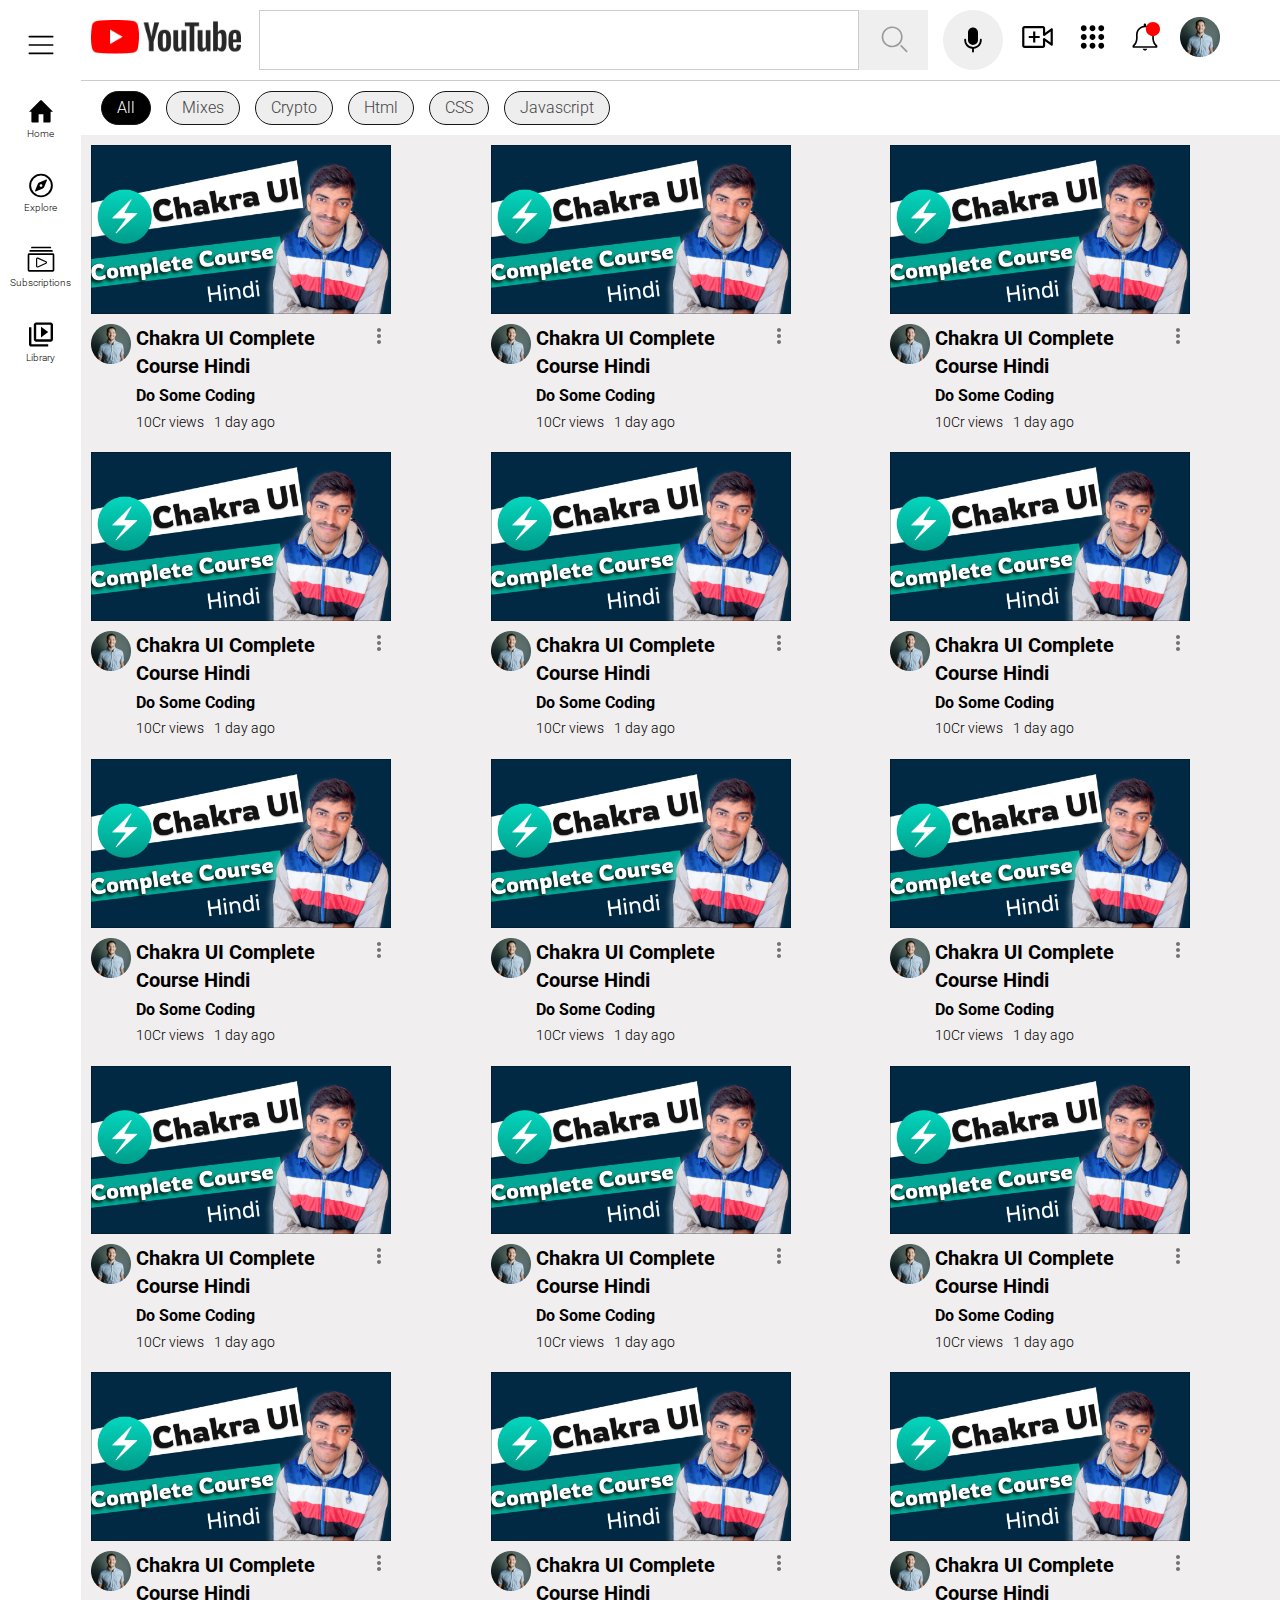
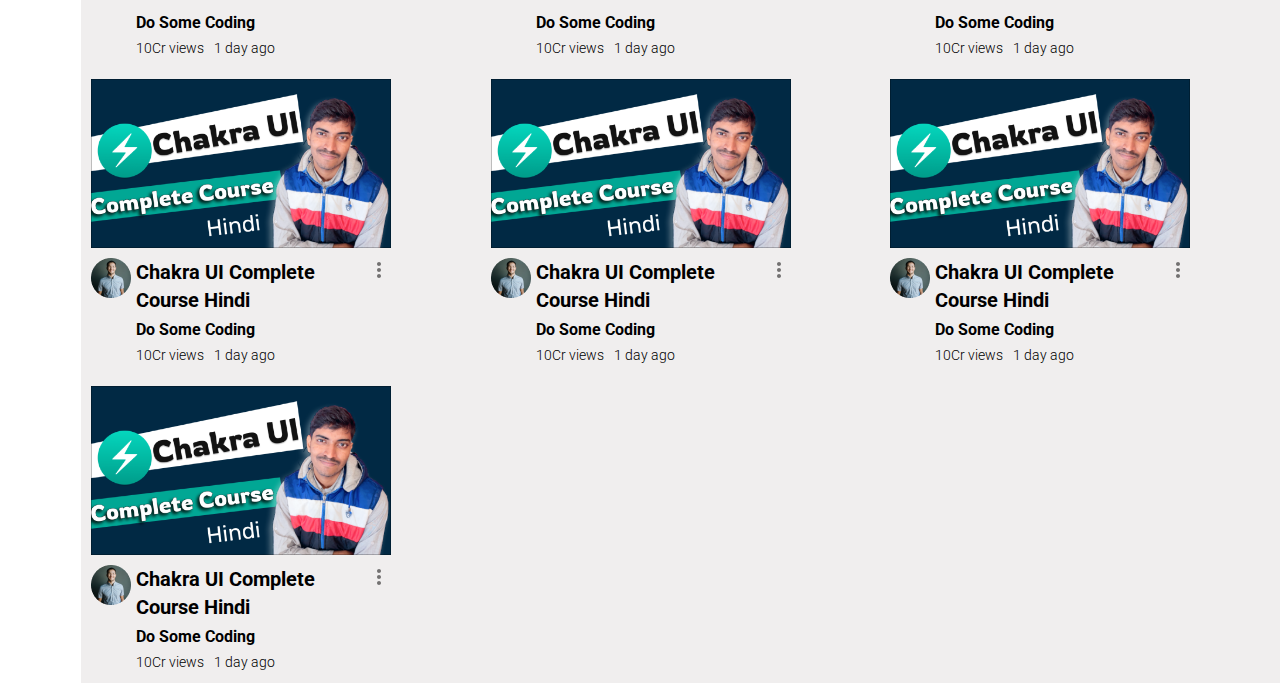
<file: BASIC FRONT END/HTML_CSS PROJECTS/Youtube_Copy/index2.html>
<!DOCTYPE html>
<html lang="en">
  <head>
    <meta charset="UTF-8" />
    <meta http-equiv="X-UA-Compatible" content="IE=edge" />
    <meta name="viewport" content="width=device-width, initial-scale=1.0" />
    <title>Youtube Clone</title>
    <link rel="stylesheet" href="style2.css" />
  </head>
  <body>
    <div class="container">
      <aside>
        <div class="bars">
          <img src="icons/bars.svg" alt="bars" />
        </div>

        <div class="side-icons">
          <i>
            <img src="icons/home.svg" alt="home" />
          </i>
          <p>Home</p>
        </div>
        <div class="side-icons">
          <i>
            <img src="icons/compass.svg" alt="explore" />
          </i>
          <p>Explore</p>
        </div>
        <div class="side-icons">
          <i>
            <img src="icons/video-gallary.svg" alt="gallary" />
          </i>
          <p>Subscriptions</p>
        </div>
        <div class="side-icons">
          <i>
            <img src="icons/video-library.svg" alt="library" />
          </i>
          <p>Library</p>
        </div>
      </aside>
      <div class="main-container">
        <header>
          <nav>
            <div class="logo">
              <img src="images/youtube-logo.png" alt="Youtube Logo" />
            </div>
            <div class="center-nav">
              <div class="search">
                <input type="text" />
                <button>
                  <img src="icons/search.svg" alt="search" />
                </button>
              </div>
              <div class="mic">
                <img src="icons/mic.svg" alt="mic" />
              </div>
            </div>
            <div class="side-nav">
              <i>
                <img src="icons/video-add.svg" alt="video add" />
              </i>
              <i>
                <img src="icons/dot-grid.svg" alt="grid" />
              </i>
              <i>
                <img src="icons/bell.svg" alt="bell" />
              </i>
              <i>
                <img src="images/avatar.png" alt="avatar" />
              </i>
            </div>
          </nav>
          <div class="tags">
            <div class="tag dark">All</div>
            <div class="tag light">Mixes</div>
            <div class="tag light">Crypto</div>
            <div class="tag light">Html</div>
            <div class="tag light">CSS</div>
            <div class="tag light">Javascript</div>
          </div>
        </header>
        <main>
          <div class="card-container">
            <div class="card">
              <img src="images/thumbnail.png" alt="thumbnail" />
              <div class="avatar-content">
                <div class="avatar">
                  <img src="images/avatar.png" alt="avatar" />
                </div>

                <div class="content">
                  <h3>Chakra UI Complete Course Hindi</h3>
                  <p class="channel-name">Do Some Coding</p>
                  <div class="content-status">
                    <p>10Cr views</p>
                    <p>1 day ago</p>
                  </div>
                </div>
                <div class="dots">
                  <img src="icons/dots.svg" alt="dots" />
                </div>
              </div>
            </div>
            <div class="card">
              <img src="images/thumbnail.png" alt="thumbnail" />
              <div class="avatar-content">
                <div class="avatar">
                  <img src="images/avatar.png" alt="avatar" />
                </div>

                <div class="content">
                  <h3>Chakra UI Complete Course Hindi</h3>
                  <p class="channel-name">Do Some Coding</p>
                  <div class="content-status">
                    <p>10Cr views</p>
                    <p>1 day ago</p>
                  </div>
                </div>
                <div class="dots">
                  <img src="icons/dots.svg" alt="dots" />
                </div>
              </div>
            </div>
            <div class="card">
              <img src="images/thumbnail.png" alt="thumbnail" />
              <div class="avatar-content">
                <div class="avatar">
                  <img src="images/avatar.png" alt="avatar" />
                </div>

                <div class="content">
                  <h3>Chakra UI Complete Course Hindi</h3>
                  <p class="channel-name">Do Some Coding</p>
                  <div class="content-status">
                    <p>10Cr views</p>
                    <p>1 day ago</p>
                  </div>
                </div>
                <div class="dots">
                  <img src="icons/dots.svg" alt="dots" />
                </div>
              </div>
            </div>
            <div class="card">
              <img src="images/thumbnail.png" alt="thumbnail" />
              <div class="avatar-content">
                <div class="avatar">
                  <img src="images/avatar.png" alt="avatar" />
                </div>

                <div class="content">
                  <h3>Chakra UI Complete Course Hindi</h3>
                  <p class="channel-name">Do Some Coding</p>
                  <div class="content-status">
                    <p>10Cr views</p>
                    <p>1 day ago</p>
                  </div>
                </div>
                <div class="dots">
                  <img src="icons/dots.svg" alt="dots" />
                </div>
              </div>
            </div>
            <div class="card">
              <img src="images/thumbnail.png" alt="thumbnail" />
              <div class="avatar-content">
                <div class="avatar">
                  <img src="images/avatar.png" alt="avatar" />
                </div>

                <div class="content">
                  <h3>Chakra UI Complete Course Hindi</h3>
                  <p class="channel-name">Do Some Coding</p>
                  <div class="content-status">
                    <p>10Cr views</p>
                    <p>1 day ago</p>
                  </div>
                </div>
                <div class="dots">
                  <img src="icons/dots.svg" alt="dots" />
                </div>
              </div>
            </div>
            <div class="card">
              <img src="images/thumbnail.png" alt="thumbnail" />
              <div class="avatar-content">
                <div class="avatar">
                  <img src="images/avatar.png" alt="avatar" />
                </div>

                <div class="content">
                  <h3>Chakra UI Complete Course Hindi</h3>
                  <p class="channel-name">Do Some Coding</p>
                  <div class="content-status">
                    <p>10Cr views</p>
                    <p>1 day ago</p>
                  </div>
                </div>
                <div class="dots">
                  <img src="icons/dots.svg" alt="dots" />
                </div>
              </div>
            </div>
            <div class="card">
              <img src="images/thumbnail.png" alt="thumbnail" />
              <div class="avatar-content">
                <div class="avatar">
                  <img src="images/avatar.png" alt="avatar" />
                </div>

                <div class="content">
                  <h3>Chakra UI Complete Course Hindi</h3>
                  <p class="channel-name">Do Some Coding</p>
                  <div class="content-status">
                    <p>10Cr views</p>
                    <p>1 day ago</p>
                  </div>
                </div>
                <div class="dots">
                  <img src="icons/dots.svg" alt="dots" />
                </div>
              </div>
            </div>
            <div class="card">
              <img src="images/thumbnail.png" alt="thumbnail" />
              <div class="avatar-content">
                <div class="avatar">
                  <img src="images/avatar.png" alt="avatar" />
                </div>

                <div class="content">
                  <h3>Chakra UI Complete Course Hindi</h3>
                  <p class="channel-name">Do Some Coding</p>
                  <div class="content-status">
                    <p>10Cr views</p>
                    <p>1 day ago</p>
                  </div>
                </div>
                <div class="dots">
                  <img src="icons/dots.svg" alt="dots" />
                </div>
              </div>
            </div>
            <div class="card">
              <img src="images/thumbnail.png" alt="thumbnail" />
              <div class="avatar-content">
                <div class="avatar">
                  <img src="images/avatar.png" alt="avatar" />
                </div>

                <div class="content">
                  <h3>Chakra UI Complete Course Hindi</h3>
                  <p class="channel-name">Do Some Coding</p>
                  <div class="content-status">
                    <p>10Cr views</p>
                    <p>1 day ago</p>
                  </div>
                </div>
                <div class="dots">
                  <img src="icons/dots.svg" alt="dots" />
                </div>
              </div>
            </div>
            <div class="card">
              <img src="images/thumbnail.png" alt="thumbnail" />
              <div class="avatar-content">
                <div class="avatar">
                  <img src="images/avatar.png" alt="avatar" />
                </div>

                <div class="content">
                  <h3>Chakra UI Complete Course Hindi</h3>
                  <p class="channel-name">Do Some Coding</p>
                  <div class="content-status">
                    <p>10Cr views</p>
                    <p>1 day ago</p>
                  </div>
                </div>
                <div class="dots">
                  <img src="icons/dots.svg" alt="dots" />
                </div>
              </div>
            </div>
            <div class="card">
              <img src="images/thumbnail.png" alt="thumbnail" />
              <div class="avatar-content">
                <div class="avatar">
                  <img src="images/avatar.png" alt="avatar" />
                </div>

                <div class="content">
                  <h3>Chakra UI Complete Course Hindi</h3>
                  <p class="channel-name">Do Some Coding</p>
                  <div class="content-status">
                    <p>10Cr views</p>
                    <p>1 day ago</p>
                  </div>
                </div>
                <div class="dots">
                  <img src="icons/dots.svg" alt="dots" />
                </div>
              </div>
            </div>
            <div class="card">
              <img src="images/thumbnail.png" alt="thumbnail" />
              <div class="avatar-content">
                <div class="avatar">
                  <img src="images/avatar.png" alt="avatar" />
                </div>

                <div class="content">
                  <h3>Chakra UI Complete Course Hindi</h3>
                  <p class="channel-name">Do Some Coding</p>
                  <div class="content-status">
                    <p>10Cr views</p>
                    <p>1 day ago</p>
                  </div>
                </div>
                <div class="dots">
                  <img src="icons/dots.svg" alt="dots" />
                </div>
              </div>
            </div>
            <div class="card">
              <img src="images/thumbnail.png" alt="thumbnail" />
              <div class="avatar-content">
                <div class="avatar">
                  <img src="images/avatar.png" alt="avatar" />
                </div>

                <div class="content">
                  <h3>Chakra UI Complete Course Hindi</h3>
                  <p class="channel-name">Do Some Coding</p>
                  <div class="content-status">
                    <p>10Cr views</p>
                    <p>1 day ago</p>
                  </div>
                </div>
                <div class="dots">
                  <img src="icons/dots.svg" alt="dots" />
                </div>
              </div>
            </div>
            <div class="card">
              <img src="images/thumbnail.png" alt="thumbnail" />
              <div class="avatar-content">
                <div class="avatar">
                  <img src="images/avatar.png" alt="avatar" />
                </div>

                <div class="content">
                  <h3>Chakra UI Complete Course Hindi</h3>
                  <p class="channel-name">Do Some Coding</p>
                  <div class="content-status">
                    <p>10Cr views</p>
                    <p>1 day ago</p>
                  </div>
                </div>
                <div class="dots">
                  <img src="icons/dots.svg" alt="dots" />
                </div>
              </div>
            </div>
            <div class="card">
              <img src="images/thumbnail.png" alt="thumbnail" />
              <div class="avatar-content">
                <div class="avatar">
                  <img src="images/avatar.png" alt="avatar" />
                </div>

                <div class="content">
                  <h3>Chakra UI Complete Course Hindi</h3>
                  <p class="channel-name">Do Some Coding</p>
                  <div class="content-status">
                    <p>10Cr views</p>
                    <p>1 day ago</p>
                  </div>
                </div>
                <div class="dots">
                  <img src="icons/dots.svg" alt="dots" />
                </div>
              </div>
            </div>
            <div class="card">
              <img src="images/thumbnail.png" alt="thumbnail" />
              <div class="avatar-content">
                <div class="avatar">
                  <img src="images/avatar.png" alt="avatar" />
                </div>

                <div class="content">
                  <h3>Chakra UI Complete Course Hindi</h3>
                  <p class="channel-name">Do Some Coding</p>
                  <div class="content-status">
                    <p>10Cr views</p>
                    <p>1 day ago</p>
                  </div>
                </div>
                <div class="dots">
                  <img src="icons/dots.svg" alt="dots" />
                </div>
              </div>
            </div>
            <div class="card">
              <img src="images/thumbnail.png" alt="thumbnail" />
              <div class="avatar-content">
                <div class="avatar">
                  <img src="images/avatar.png" alt="avatar" />
                </div>

                <div class="content">
                  <h3>Chakra UI Complete Course Hindi</h3>
                  <p class="channel-name">Do Some Coding</p>
                  <div class="content-status">
                    <p>10Cr views</p>
                    <p>1 day ago</p>
                  </div>
                </div>
                <div class="dots">
                  <img src="icons/dots.svg" alt="dots" />
                </div>
              </div>
            </div>
            <div class="card">
              <img src="images/thumbnail.png" alt="thumbnail" />
              <div class="avatar-content">
                <div class="avatar">
                  <img src="images/avatar.png" alt="avatar" />
                </div>

                <div class="content">
                  <h3>Chakra UI Complete Course Hindi</h3>
                  <p class="channel-name">Do Some Coding</p>
                  <div class="content-status">
                    <p>10Cr views</p>
                    <p>1 day ago</p>
                  </div>
                </div>
                <div class="dots">
                  <img src="icons/dots.svg" alt="dots" />
                </div>
              </div>
            </div>
            <div class="card">
              <img src="images/thumbnail.png" alt="thumbnail" />
              <div class="avatar-content">
                <div class="avatar">
                  <img src="images/avatar.png" alt="avatar" />
                </div>

                <div class="content">
                  <h3>Chakra UI Complete Course Hindi</h3>
                  <p class="channel-name">Do Some Coding</p>
                  <div class="content-status">
                    <p>10Cr views</p>
                    <p>1 day ago</p>
                  </div>
                </div>
                <div class="dots">
                  <img src="icons/dots.svg" alt="dots" />
                </div>
              </div>
            </div>
          </div>
        </main>
      </div>
    </div>
  </body>
</html>
</file>
<file: BASIC FRONT END/HTML_CSS PROJECTS/MusicVideoSite/style.css>
*{
padding: 0;
margin:0;
box-sizing: border-box;
}

html, body{
font-family:'Lucida Sans', 'Lucida Sans Regular', 'Lucida Grande', 'Lucida Sans Unicode', Geneva, Verdana, sans-serif;
}

.container{
max-width: 1200px;
margin: 0 auto;
}

/* Header Navigation */

header{
background-color: rgb(86, 32, 136);
position: sticky;
top: 0;
z-index: 100;

}

.logo span{
color: white;
font-size: 28px;
font-weight: bold;

}
.container .header_container{
display: flex;
justify-content: space-between;
align-items: center;
padding: 25px 0;
}

nav ul{
display: flex;
list-style:none;
gap: 20px;
}   
nav ul li a{
text-decoration: none;
color: white;
font-family: monospace;
font-size: 1.3em;
}

nav ul li a:hover{
transition: 0.1s ease-in-out;
border-bottom: 2px solid;
}


/* Hero -Section Css */
.hero-section{
background-image: url(images/hero_image.png);
background-size: cover;
height: 100vh;
background-position: center;

display: flex;
flex-direction: column;
align-items: center;
justify-content: center;
}

.hero-section, h1, h3, p{
color: white;
text-align: center;
}

.hero-section h1{
font-size: 6em;
font-weight:bold;
margin-bottom: 50px;
}
.hero-section h3{
font-size: 2em;
margin-bottom: 50px;
}
.hero-section p{
font-size: 1em;
}

/* Music Container */
.music{
background-color: rgb(57, 7, 92);
}
.music-container{
display: flex;
flex-direction: column;
align-items: center;
height: 90vh;
gap: 30px;
}

/* blank-section */
.blank-section{
padding-top: 70vh;
display: flex;
flex-direction: column;
text-align: center;
gap:50px;
justify-content: center;
align-items: center;
margin-bottom: 60px;

}
.blank-section button{
padding: 10px 15px;
border-style: none;
background-color:rgb(71, 46, 138);
color: white;
}

/* Video Section */
.video-section{
background-image: url(images/video.png);
height: 100vh;
background-size: cover;
background-position: center;
}
.video-section .container{
display: flex;
flex-direction: column;
gap: 50px;
padding-top: 25vh;

}

/* Credit Card */

.credit-card .container{
/* height: 70vh; */
padding: 30px 0;
}

.credit-card .container .split{
display: flex;
height: 100%;
width: 100%;
justify-content: center;
align-items: center;

gap: 50px;

}

.split .contains{
display: flex;
flex-direction: column;
/* align-items: center; */
gap:20px;
}

.contains p{
text-align: start;
}
.contains h3{
text-align: start;
}

.container button{
align-self: center;
}
.container .split .underline{
border: 1px solid black;
}


/* Footer */

footer .upperfooter{
background-color: rgb(71, 46, 138);
}

footer .upperfooter .container{
display: flex;
justify-content: space-between;
padding: 20px 40px;
}

footer .upperfooter h4{
color: black;
}
.upperfooter ul{
list-style: none;
color: white;
}
.upperfooter .container >div h4{
color: white;
border-bottom: 2px solid white;
padding-bottom: 10px;
}
.upperfooter .container >div li{
padding-top: 5px;
font-family: monospace;
}

/* Lower Footer */
.lowerfooter{
background-color: blue;
padding: 20px 30px;
}

.container .split button{
align-self: flex-start;
}
</file>
<file: BASIC FRONT END/HTML_CSS PROJECTS/WorkSite/style.css>
@import url("https://fonts.googleapis.com/css2?family=Roboto:ital,wght@0,100;0,300;0,400;0,500;0,700;0,900;1,100;1,300;1,400;1,500;1,700;1,900&display=swap");
* {
  margin: 0;
  padding: 0;
  box-sizing: border-box;
}

html,
body {
  line-height: 1.4;
  font-weight: 300;
  font-family: "Roboto", sans-serif;
}

.hero_section {
  background-image: url(images/developer.png);
  min-height: 100vh;
  background-position: center;
  background-size: cover;
  background-repeat: no-repeat;
}
.text_container {
  color: white;
  max-width: 900px;
  margin: 0 auto;
  padding-top: 64px;
  padding-left: 16px;
}
.lg_text {
  font-size: 72px;
  font-weight: 400;
}
.black_box {
  background-color: #000;
  padding: 20px;
}
.black_box h2 {
  font-size: 72px;
  color: white;
  text-align: center;
  font-weight: 300;
}

.black_box h2 span {
  font-weight: 400;
  font-size: 96px;
}











.work {
  display: grid;
  gap: 20px;
  grid-template-columns: repeat(auto-fit, minmax(320px, 1fr));

  max-width: 1100px;
  margin: 50px auto;
}
.grid_item {
  display: flex;
  justify-content: center;
  align-items: center;
}
.card {
  max-width: 320px;
  height: 400px;
  border-radius: 10px;
  
  -----------------------------------------
  box-shadow: 3px 5px 5px rgba(1, 1, 1, 0.2);
  transition: 0.2s ease-in-out;
}
.card:hover {
  transform: scale(1.04);
  box-shadow: 3px 5px 5px rgba(1, 1, 1, 0.3);
  transition: 0.2s ease-in-out;
}
.card_content {
  padding: 20px;
}
.card_content h3 {
  margin-bottom: 10px;
}








.bottom_section {
  display: flex;
}
.contact {
  background-color: #515603;
}
.about {
  background-color: #722300;
}

.contact,
.about {
  min-height: 300px;
  padding: 32px;
  color: white;
}
.about h2,
.contact h2 {
  font-size: 64px;
  font-weight: 300;
}
.about p,
.contact p {
  margin-bottom: 20px;
}

footer {
  text-align: center;
  text-transform: uppercase;
  background-color: #000;
  padding: 20px;
  color: white;
}

/* @media (max-width: 786px) {
  .hero_section {
    min-height: 50vh;
  }
  .text_container {
    padding: 10px 0;
    text-align: center;
  }
  .lg_text {
    font-size: 32px;
  }
  .black_box h2 {
    font-size: 24px;
  }
  .black_box h2 span {
    font-weight: 400;
    font-size: 32px;
  }
  .bottom_section {
    flex-direction: column;
  }
  h1 {
    font-size: 32px;
  }
  .about h2,
  .contact h2 {
    font-size: 32px;
  }
} */
</file>
<file: BASIC FRONT END/JAVASCRIPT PROJECTS/CollegeLibrary/style.css>
*{
    padding: 0;
    margin: 0;
    box-sizing: border-box;
    font-size : 17px;
    font-family: sans-serif;
}



.container{
    max-width: 800px;
    margin: 0 auto;
}

.container .sec1{
    display: flex;
    flex-direction: column;
    align-items: flex-start;
    gap: 5px;
}

.container .hr1{
    padding: 0 388px;
    border: 0;
    border-top: 1px solid rgb(148, 148, 148);
    margin: 5px 0;
    
}

.container .sec1 .addPanel{
    display: flex;
    flex-direction: column; 
    gap: 10px;
}

.container .sec1 #main-heading{
    font-size: 30px;    
}

.container .sec2 #sub-heading{
    margin: 5px 0;
    font-size: 28px;    
}

.container .sec1 .addPanel .inp{
    width: 650px;
    padding: 8px;
    border-radius:8px;
    border: 1px solid #ccc;
    outline: none;
}


.container .sec1 .addPanel button{
    align-self: flex-start;
    padding: 5px 9px;
    background-color: #628adb;
    color: white;
    border-radius: 10px; 
    border: 0px;
    outline: 1px solid black;
}



.container .sec1 .addPanel>div{
    display: flex;
    gap: 80px;
    justify-content:space-between;

}
 .radios{
    display: flex;
    flex-direction: column;
    justify-content: flex-start;
    gap: 5px;
}
.container .sec1 .addPanel .type{
    justify-content: flex-start;
    gap: 92px;
}

.container .sec2 table{
    border: 1px solid black;
    width: 100%;
    /* border-collapse: collapse; */

}

table thead{
    background-color: black;
    color: white;
    /* text-align: center; */
}

table tbody{
    background-color: rgb(206, 206, 206);
}
table tr:nth-child(2n+1){
    background-color:rgb(128, 123, 123);
}
</file>
<file: BASIC FRONT END/HTML_CSS PROJECTS/Youtube_Copy/style2.css>
@import url("https://fonts.googleapis.com/css2?family=Roboto:ital,wght@0,100;0,300;0,500;0,700;0,900;1,100;1,300;1,400;1,500;1,700;1,900&display=swap");

* {
  margin: 0;
  padding: 0;
  box-sizing: border-box;
}

html,
body {
  font-family: "Roboto", sans-serif;
  font-weight: 300;
  line-height: 1.4;
}

nav {
  display: flex;
  justify-content: space-between;
  align-items: center;
  padding: 10px;
}
.logo img {
  width: 150px;
  height: auto;
}

.center-nav {
  display: flex;
}
.search {
  display: flex;
}
.search input {
  min-width: 600px;
  padding: 10px 20px;
  border: 0.5px solid #ccc;
}
.search button {
  border: none;
  padding: 10px 20px;
}

.mic {
  padding: 15px;
  border-radius: 50%;
  background: rgb(240, 239, 239);
  display: grid;
  place-items: center;
  margin-left: 15px;
}
.mic img {
  width: 30px;
}

.side-nav {
  display: flex;
  align-items: center;
  justify-content: center;
  gap: 20px;
  margin-right: 50px;
}

.tags {
  display: flex;
  padding: 10px 20px;
  gap: 15px;
  border-top: 1px solid #ccc;
}
.tag {
  padding: 5px 15px;
  border-radius: 20px;
  border: 1px solid rgb(22, 22, 22);
}
.dark {
  background: #000;
  color: white;
}
.light {
  background: rgb(238, 238, 238);
  color: rgb(67, 67, 67);
}

.container {
  display: flex;
}

aside {
  padding: 10px;
  display: flex;
  flex-direction: column;
  align-items: center;
  gap: 30px;
}

.side-icons {
  display: flex;
  flex-direction: column;
  align-items: center;
  justify-content: center;
}
.side-icons img {
  width: 30px;
}

.side-icons p {
  font-size: 10px;
  margin-top: -5px;
}
.bars {
  margin-top: 20px;
}
.main-container {
  width: 100%;
}
main {
  min-height: 100vh;
  background: rgb(240, 238, 238);
}

.card-container {
  display: grid;
  grid-template-columns: repeat(auto-fit, minmax(320px, 1fr));
}
.card {
  padding: 10px;
  max-width: 320px;
  display: flex;
  flex-direction: column;
}
.avatar-content {
  padding-top: 10px;
  display: flex;
  gap: 5px;
}
.card h3 {
  font-size: 20px;
}

.content {
  display: flex;
  flex-direction: column;
  gap: 5px;
}
.channel-name {
  font-size: 16px;
  font-weight: bold;
}
.content-status {
  display: flex;
  font-size: 14px;
  gap: 10px;
}
</file>
